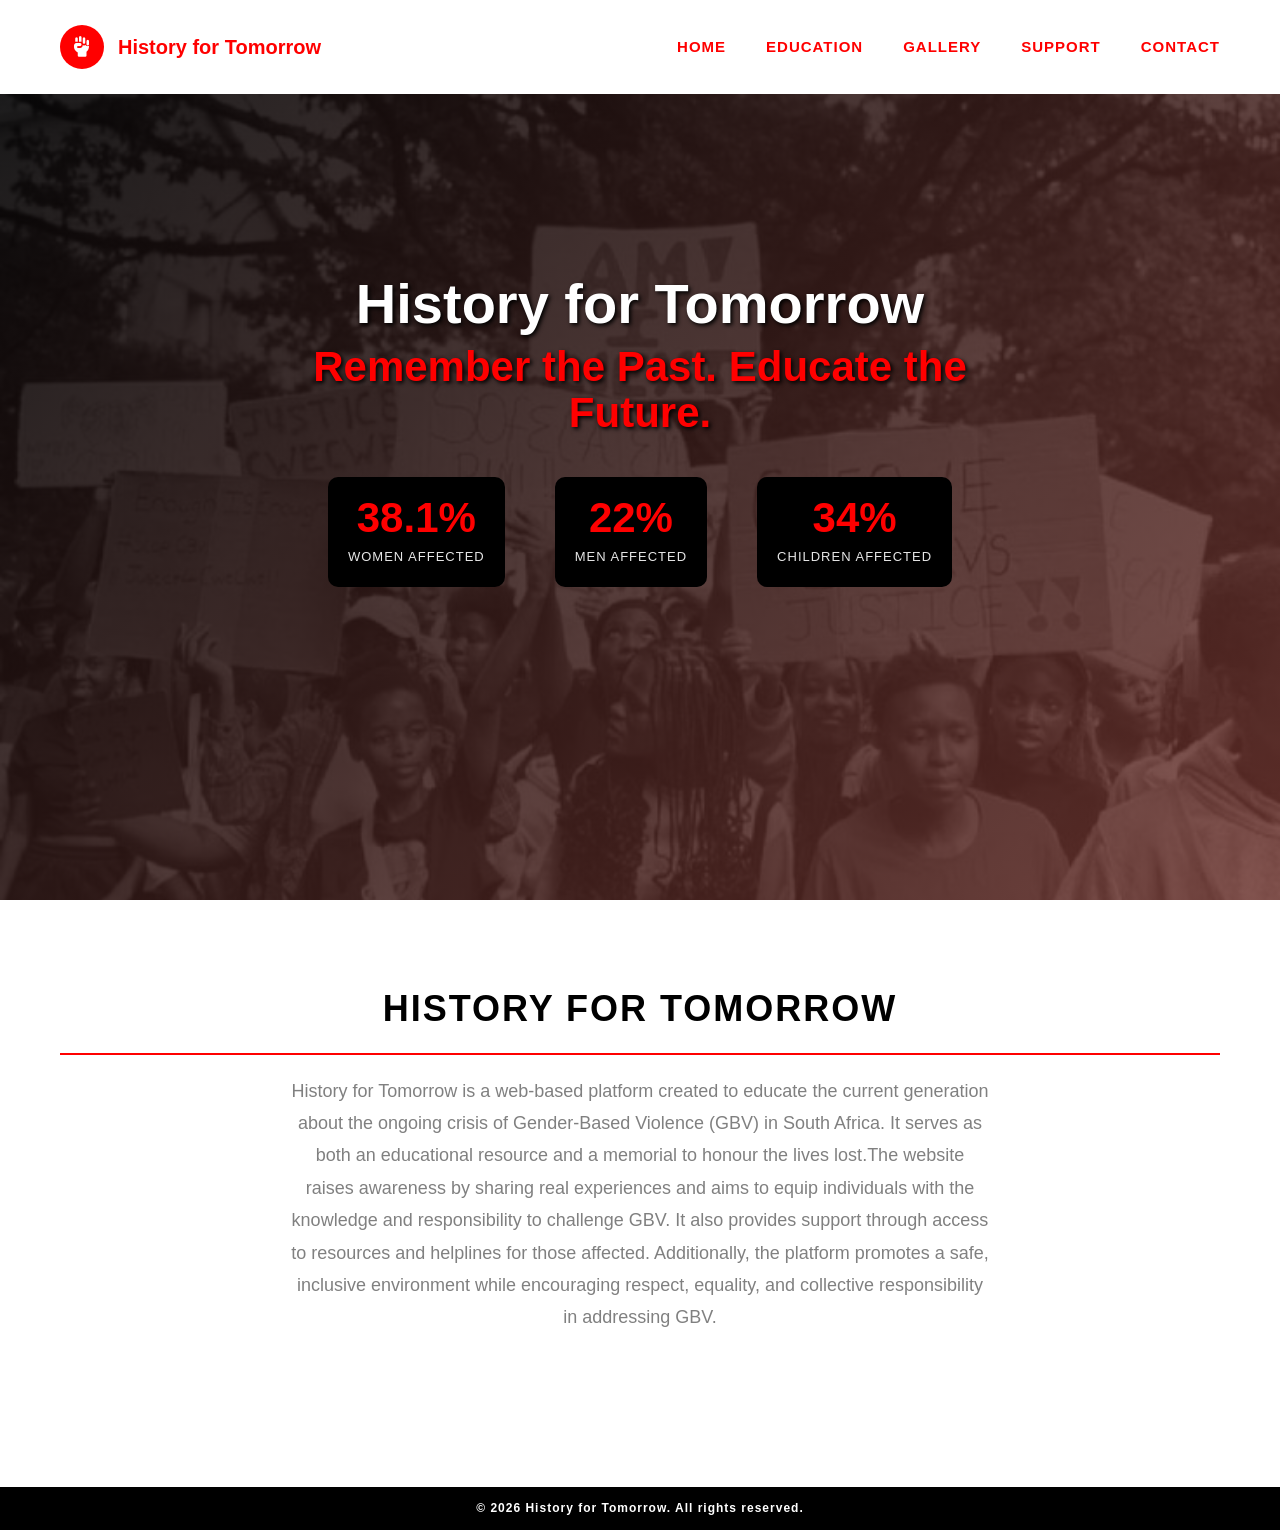
<file: web assignment/index.html>
<!DOCTYPE html>
<html lang="en">
<head>
    <meta charset="UTF-8">
    <meta name="viewport" content="width=device-width, initial-scale=1.0">
    <title>History for Tomorrow</title>

    <link href="https://fonts.googleapis.com/css2?family=Montserrat:wght@400;700;800&family=Open+Sans:wght@400;600&display=swap" rel="stylesheet">
    <link rel="stylesheet" href="https://cdnjs.cloudflare.com/ajax/libs/font-awesome/6.4.0/css/all.min.css">
    <link rel="stylesheet" href="style.css">
</head>
<body>

    <!-- Navigation -->

    <nav id="navbar">
        <div class="logo">
            <div class="logo-icon">
                <i class="fas fa-fist-raised"></i>
            </div>
            <div class="logo-text">
               <span>History for Tomorrow</span>
            </div>
        </div>

        <ul class="nav-links">
            <li><a href="index.html">Home</a></li>
            <li><a href="education (3).html">Education</a></li>
            <li><a href="gallery.html">Gallery</a></li>
            <li><a href="support.html">SUPPORT</a></li>
            <li><a href="contact.html">Contact</a></li>
        </ul>
    </nav>
    

    <!-- Hero Section -->
    <section class="hero" id="home">
        <div class="hero-content">
            <h1>
                History for Tomorrow
                <span>Remember the Past. Educate the Future.</span>
            </h1>
           
            <div class="hero-stats">
                <div class="stat-item">
                    <span class="stat-number">38.1%</span>
                    <div class="stat-label">Women Affected</div>
                </div>

                <div class="stat-item">
                    <span class="stat-number">22%</span>
                    <div class="stat-label">Men Affected</div>
                </div>

                <div class="stat-item">
                    <span class="stat-number">34%</span>
                    <div class="stat-label">Children Affected</div>
                </div>
            </div>
        </div>
    </section>

    <!-- About Section -->
    <section class="about-preview" id="about">
        <h2>History For Tomorrow</h2>
        <p>
            History for Tomorrow is a web-based platform created to educate the current generation about the ongoing crisis of Gender-Based Violence (GBV) in South Africa.
             It serves as both an educational resource and a memorial to honour the lives lost.The website raises awareness by sharing real experiences and
              aims to equip individuals with the knowledge and responsibility to challenge GBV. It also provides support through access to resources and helplines for those affected.
              Additionally, the platform promotes a safe, inclusive environment while encouraging respect, equality, and collective responsibility in addressing GBV.
        </p>
    </section>

    <!-- FOOTER -->
<footer>
    <div class="bottom-bar">
        <p> &copy; 2026 History for Tomorrow. All rights reserved.</p>
    </div>
</footer>
</body>
</html>
</file>
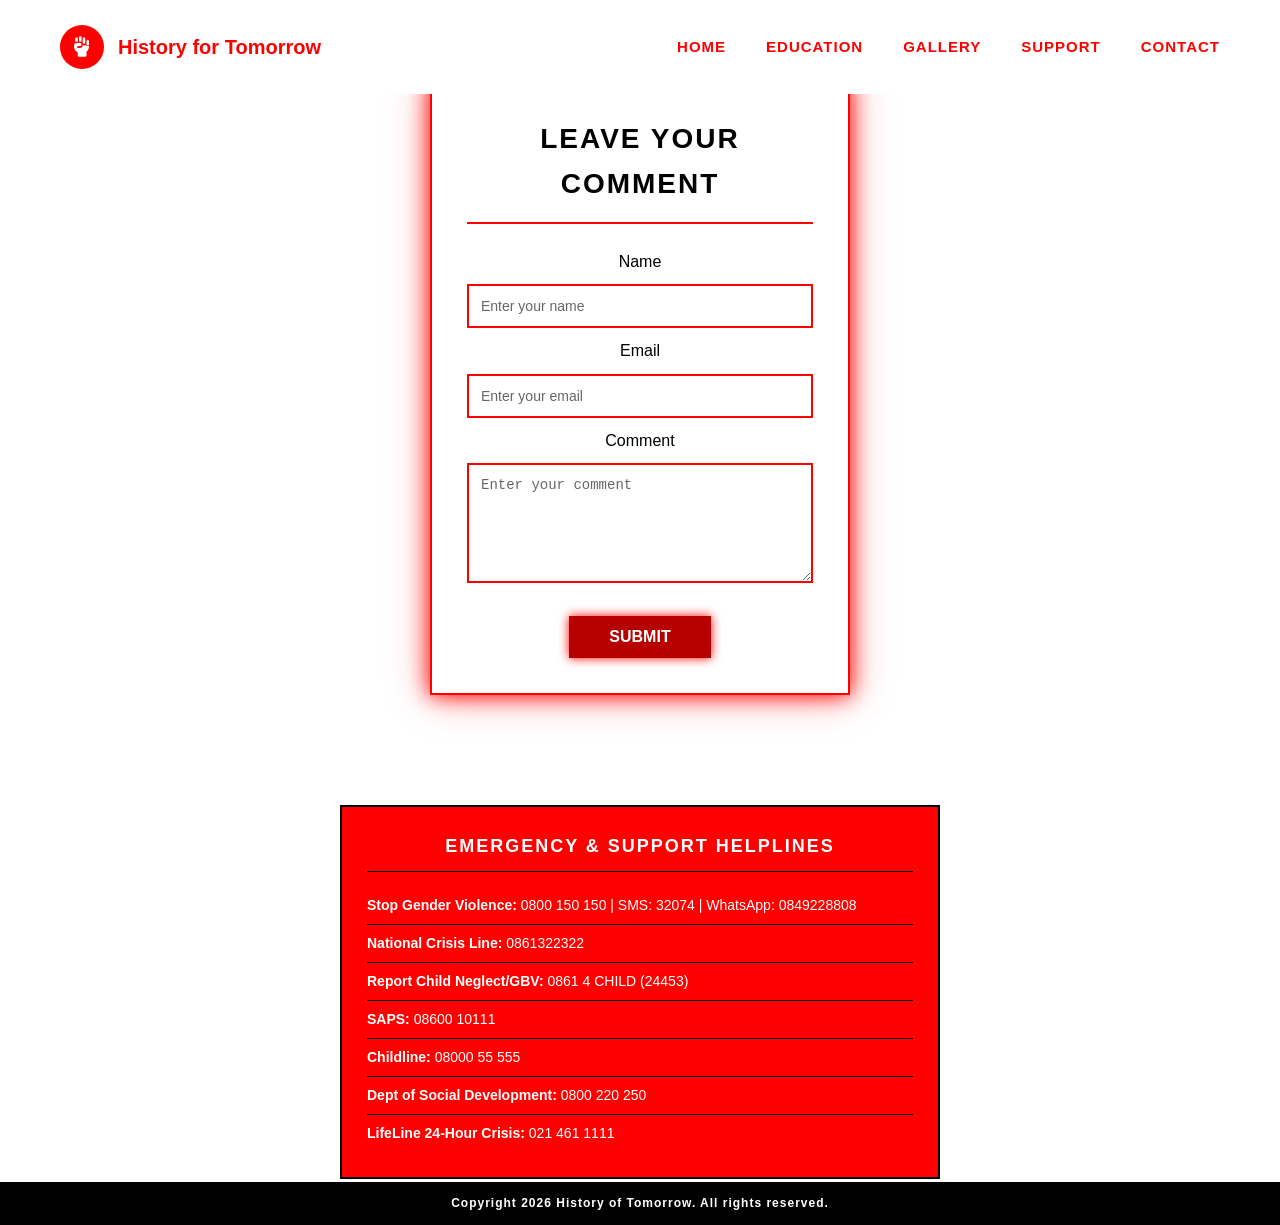
<file: web assignment/contact.html>
<!DOCTYPE html>
<html lang="en">
<head>
   <meta charset="UTF-8">
   <meta name="viewport" content="width=device-width, initial-scale=1.0">
   <title>Contacts</title>
 <link rel="stylesheet" href="style.css">

</head>
<body>
     <!-- Navigation -->
    <nav id="navbar">
        <div class="logo">
            <div class="logo-icon">
                <i class="fas fa-fist-raised"></i>
            </div>
            <div class="logo-text">
               <span>History for Tomorrow</span>
            </div>
        </div>

        <ul class="nav-links">
            <li><a href="index.html">Home</a></li>
            <li><a href="education (3).html">Education</a></li>
            <li><a href="gallery.html">Gallery</a></li>
            <li><a href="support.html">SUPPORT</a></li>
            <li><a href="contact.html">Contact</a></li>
        </ul>
    </nav>

   
    <link rel="stylesheet" href="https://cdnjs.cloudflare.com/ajax/libs/font-awesome/6.5.0/css/all.min.css"> 
   <div class="main-content">
       <div class="container">
           <h2>Leave your comment</h2>
           <form>

    <label>Name</label>
    <input type="text" placeholder="Enter your name">

    <label>Email</label>
    <input type="email" placeholder="Enter your email">

    <label>Comment</label>
    <textarea placeholder="Enter your comment"></textarea>

    <button type="submit">Submit</button>

</form>
       </div>
   </div> 

   <!-- Crisis Helplines Section -->
           <div class="helplines">
               <h4>Emergency & Support Helplines</h4>
               <ul>
                   <li><strong>Stop Gender Violence:</strong> 0800 150 150 | SMS: 32074 | WhatsApp: 0849228808</li>
                   <li><strong>National Crisis Line:</strong> 0861322322</li>
                   <li><strong>Report Child Neglect/GBV:</strong> 0861 4 CHILD (24453)</li>
                   <li><strong>SAPS:</strong> 08600 10111</li>
                   <li><strong>Childline:</strong> 08000 55 555</li>
                   <li><strong>Dept of Social Development:</strong> 0800 220 250</li>
                   <li><strong>LifeLine 24-Hour Crisis:</strong> 021 461 1111</li>
               </ul>
           </div>
    
   </footer>

       <div class="bottom-bar">
           <p>Copyright 2026 History of Tomorrow. All rights reserved.</p>
       </div>
   </footer>
</body>





</html>
</file>
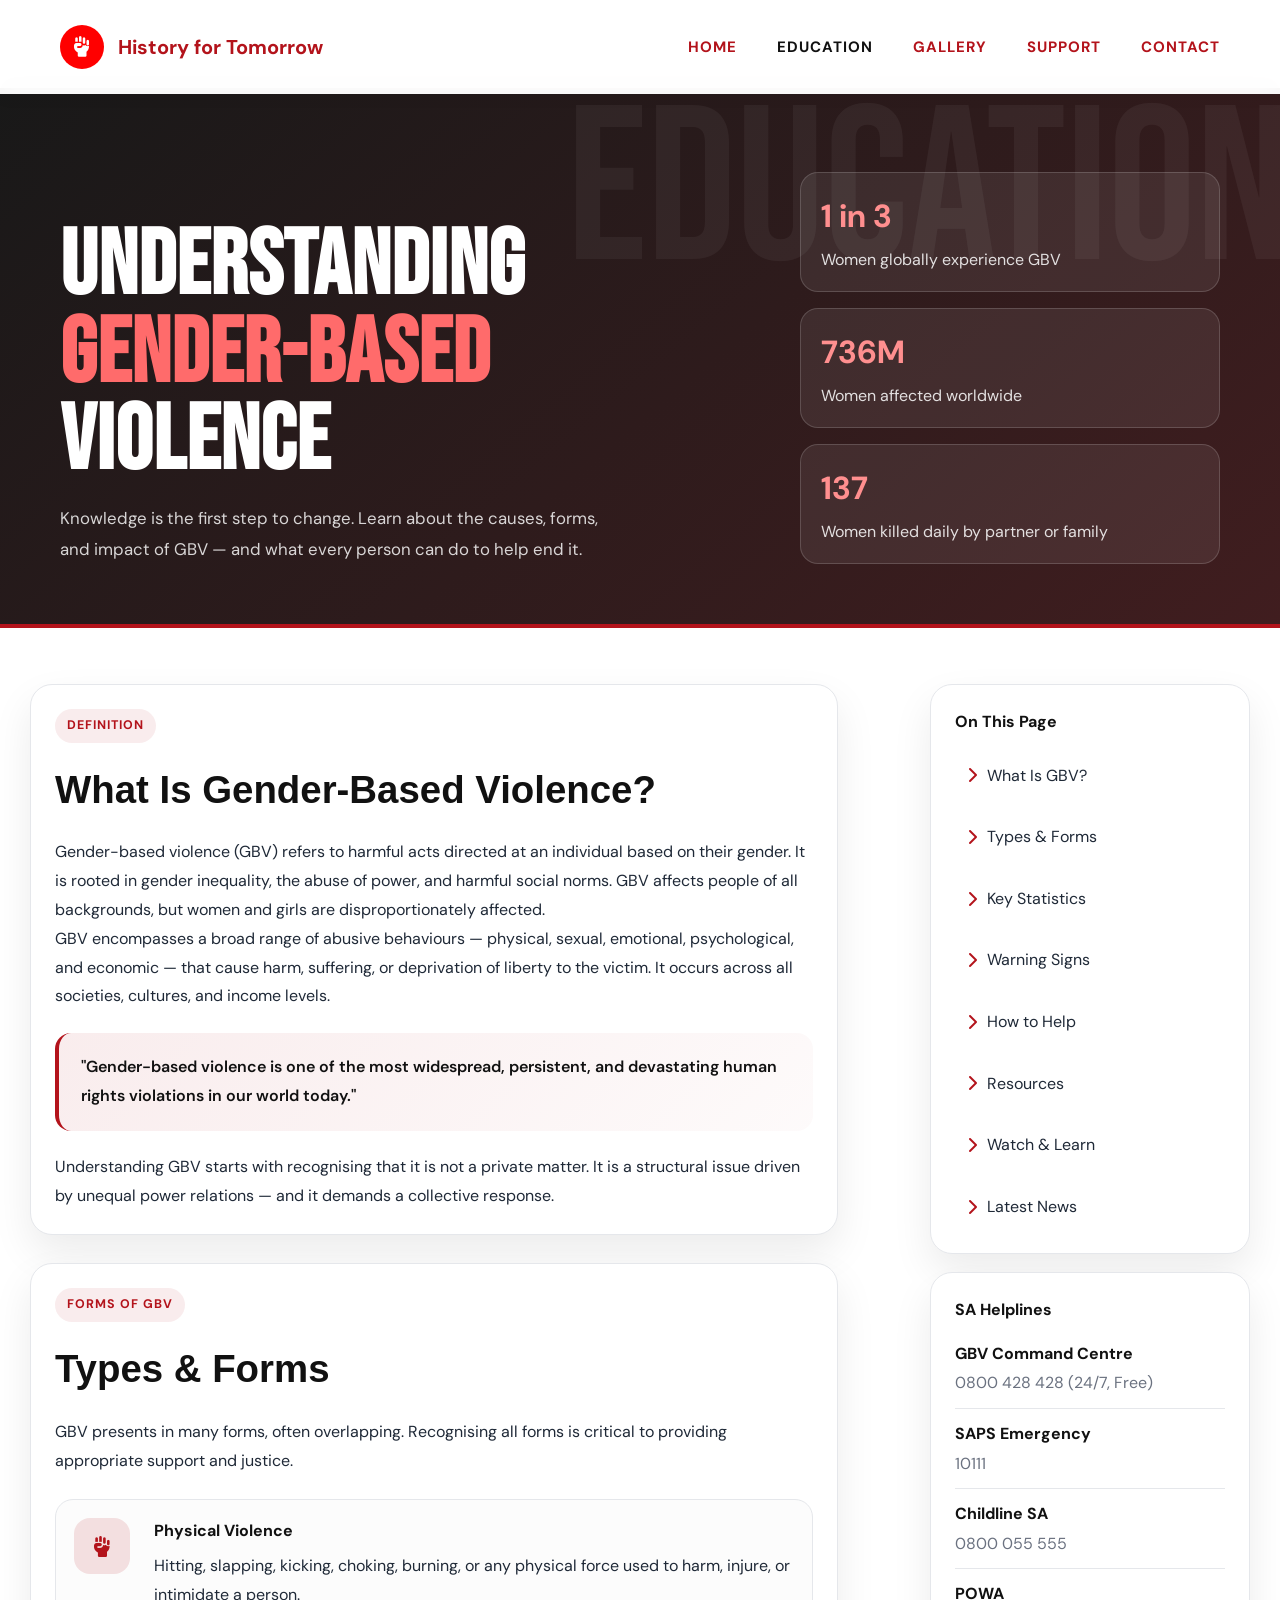
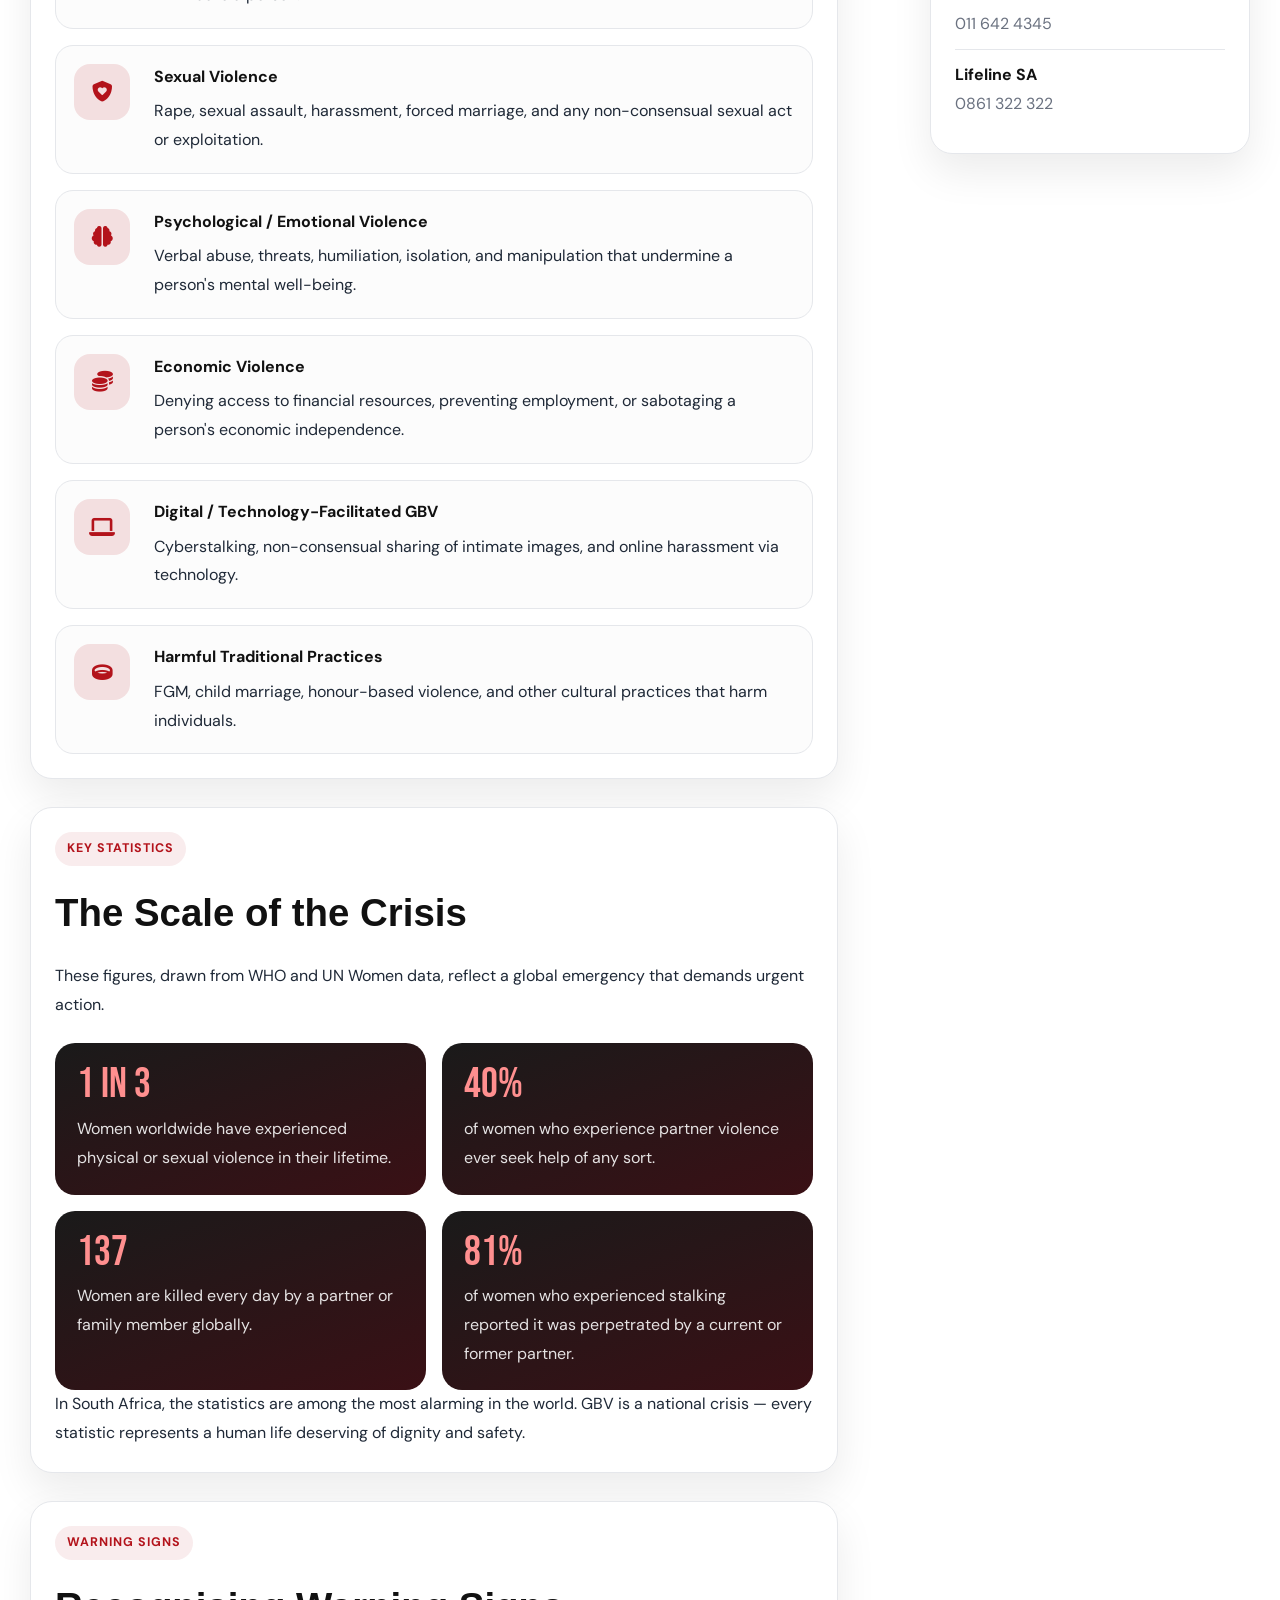
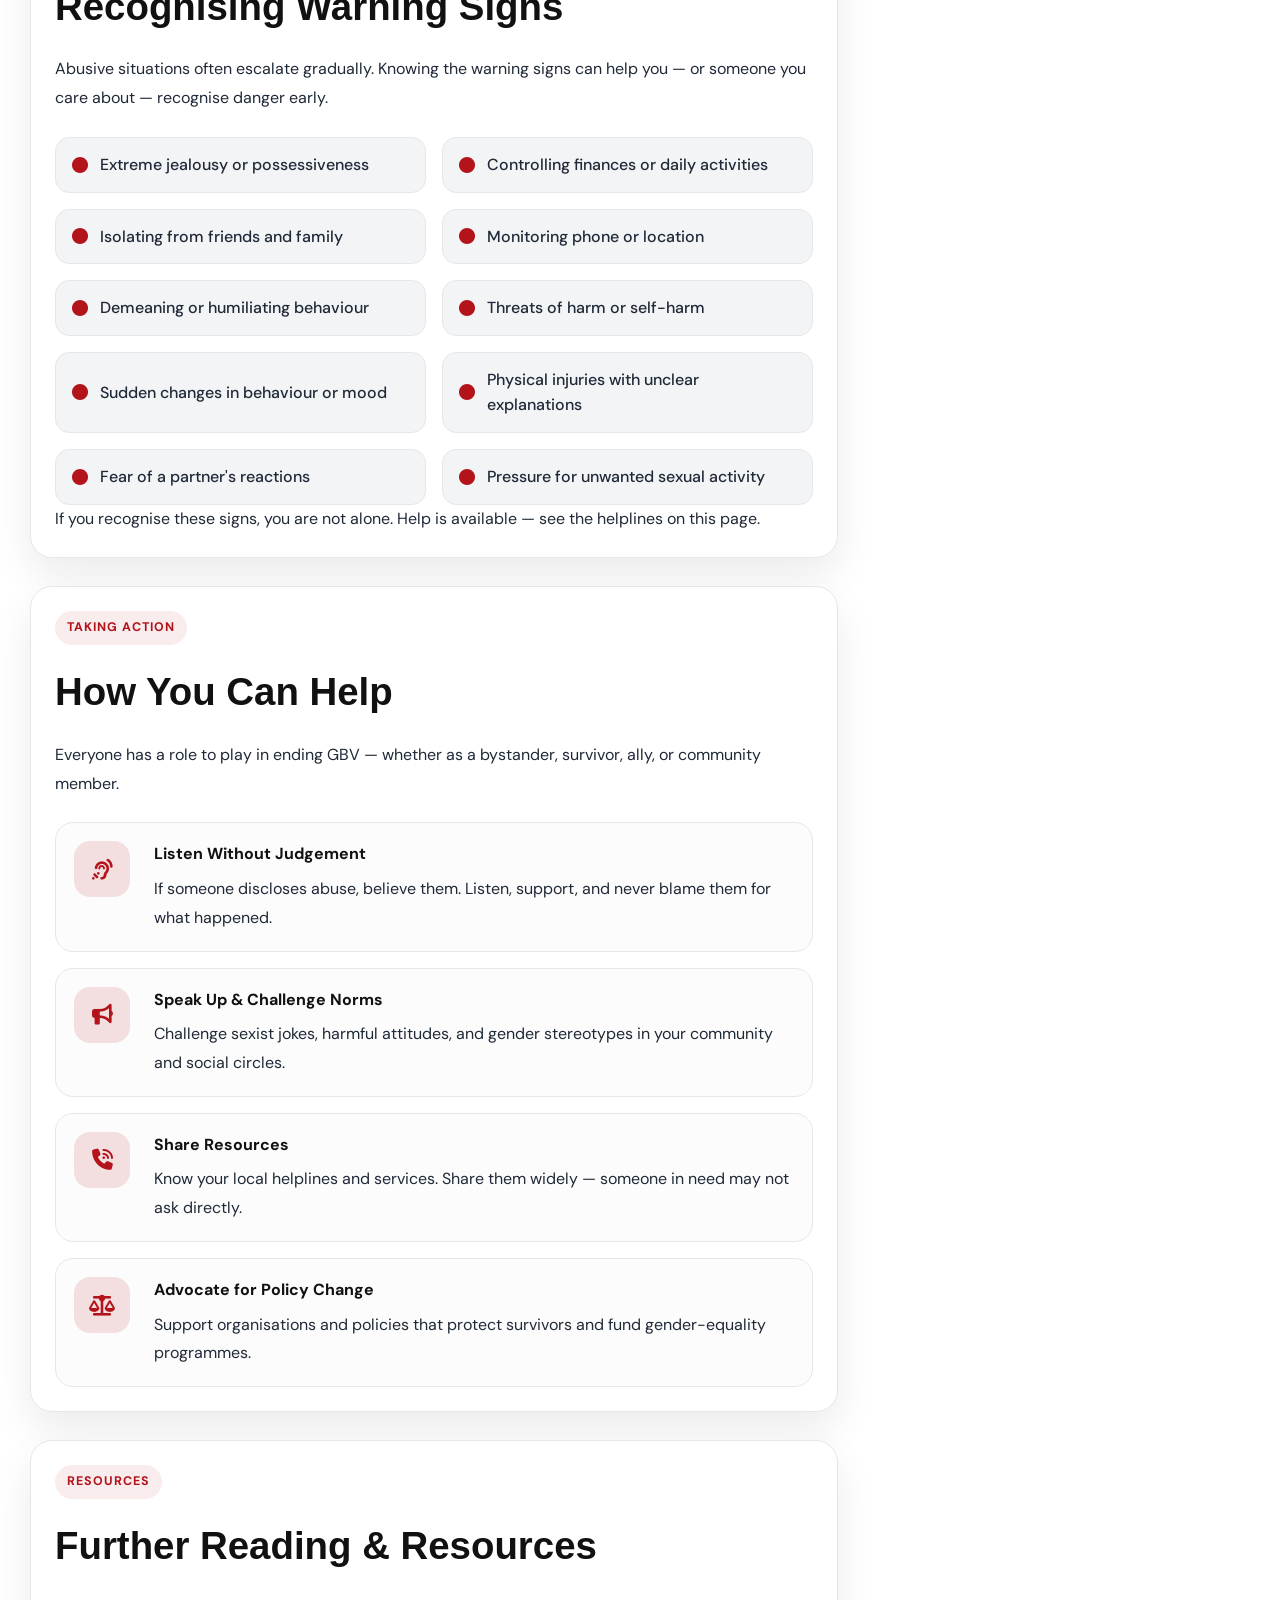
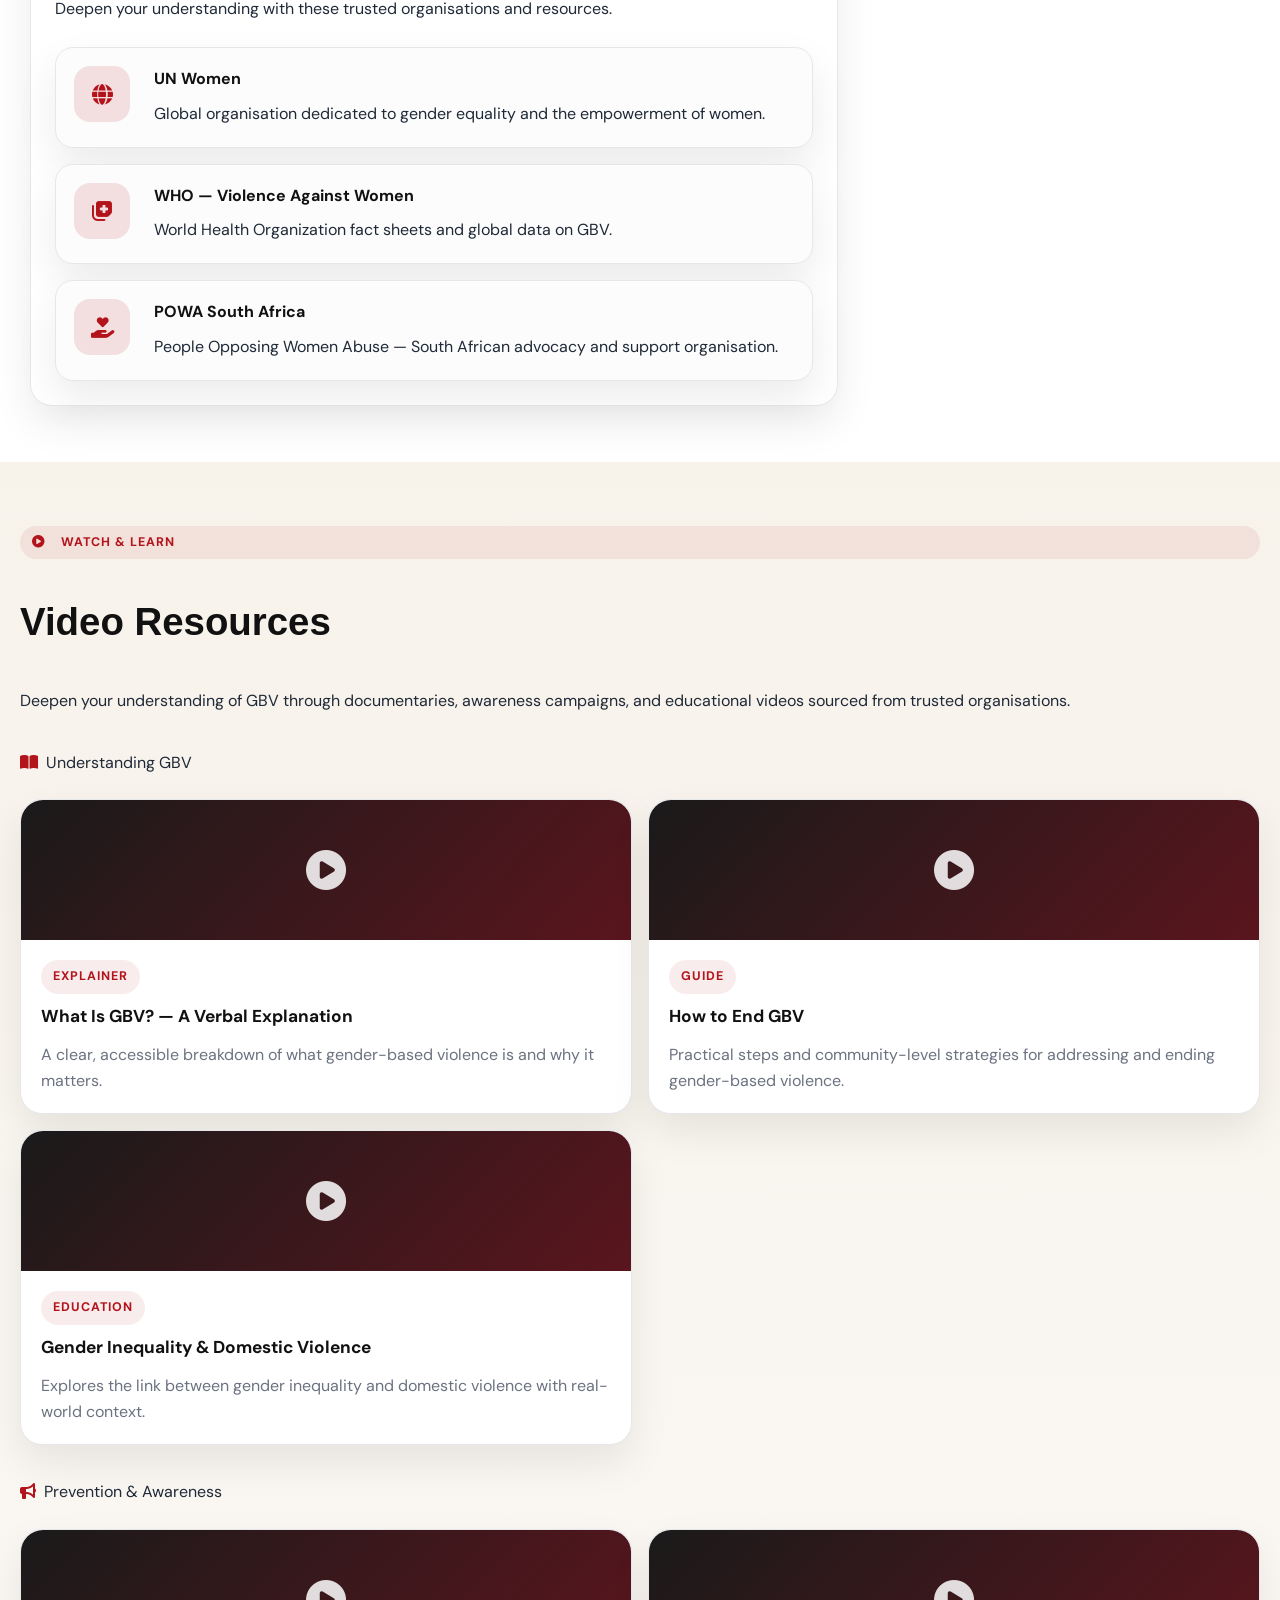
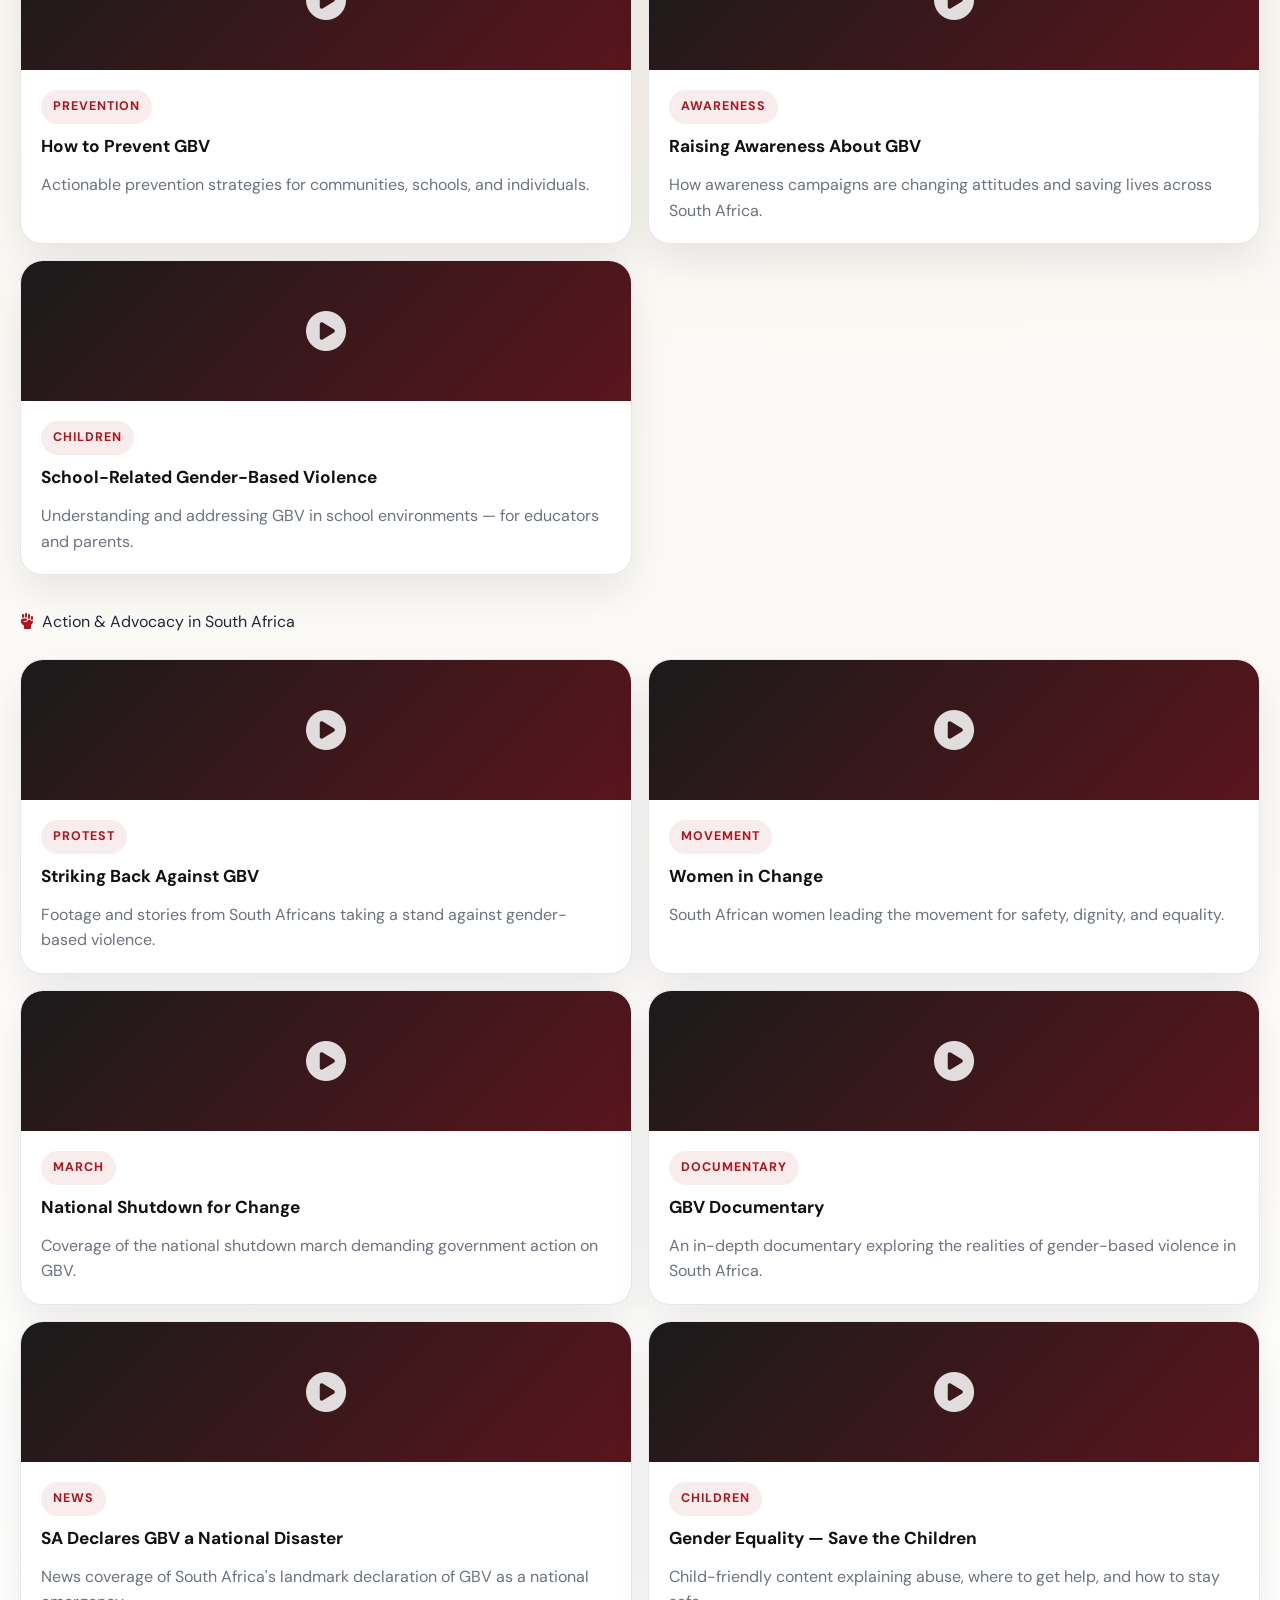
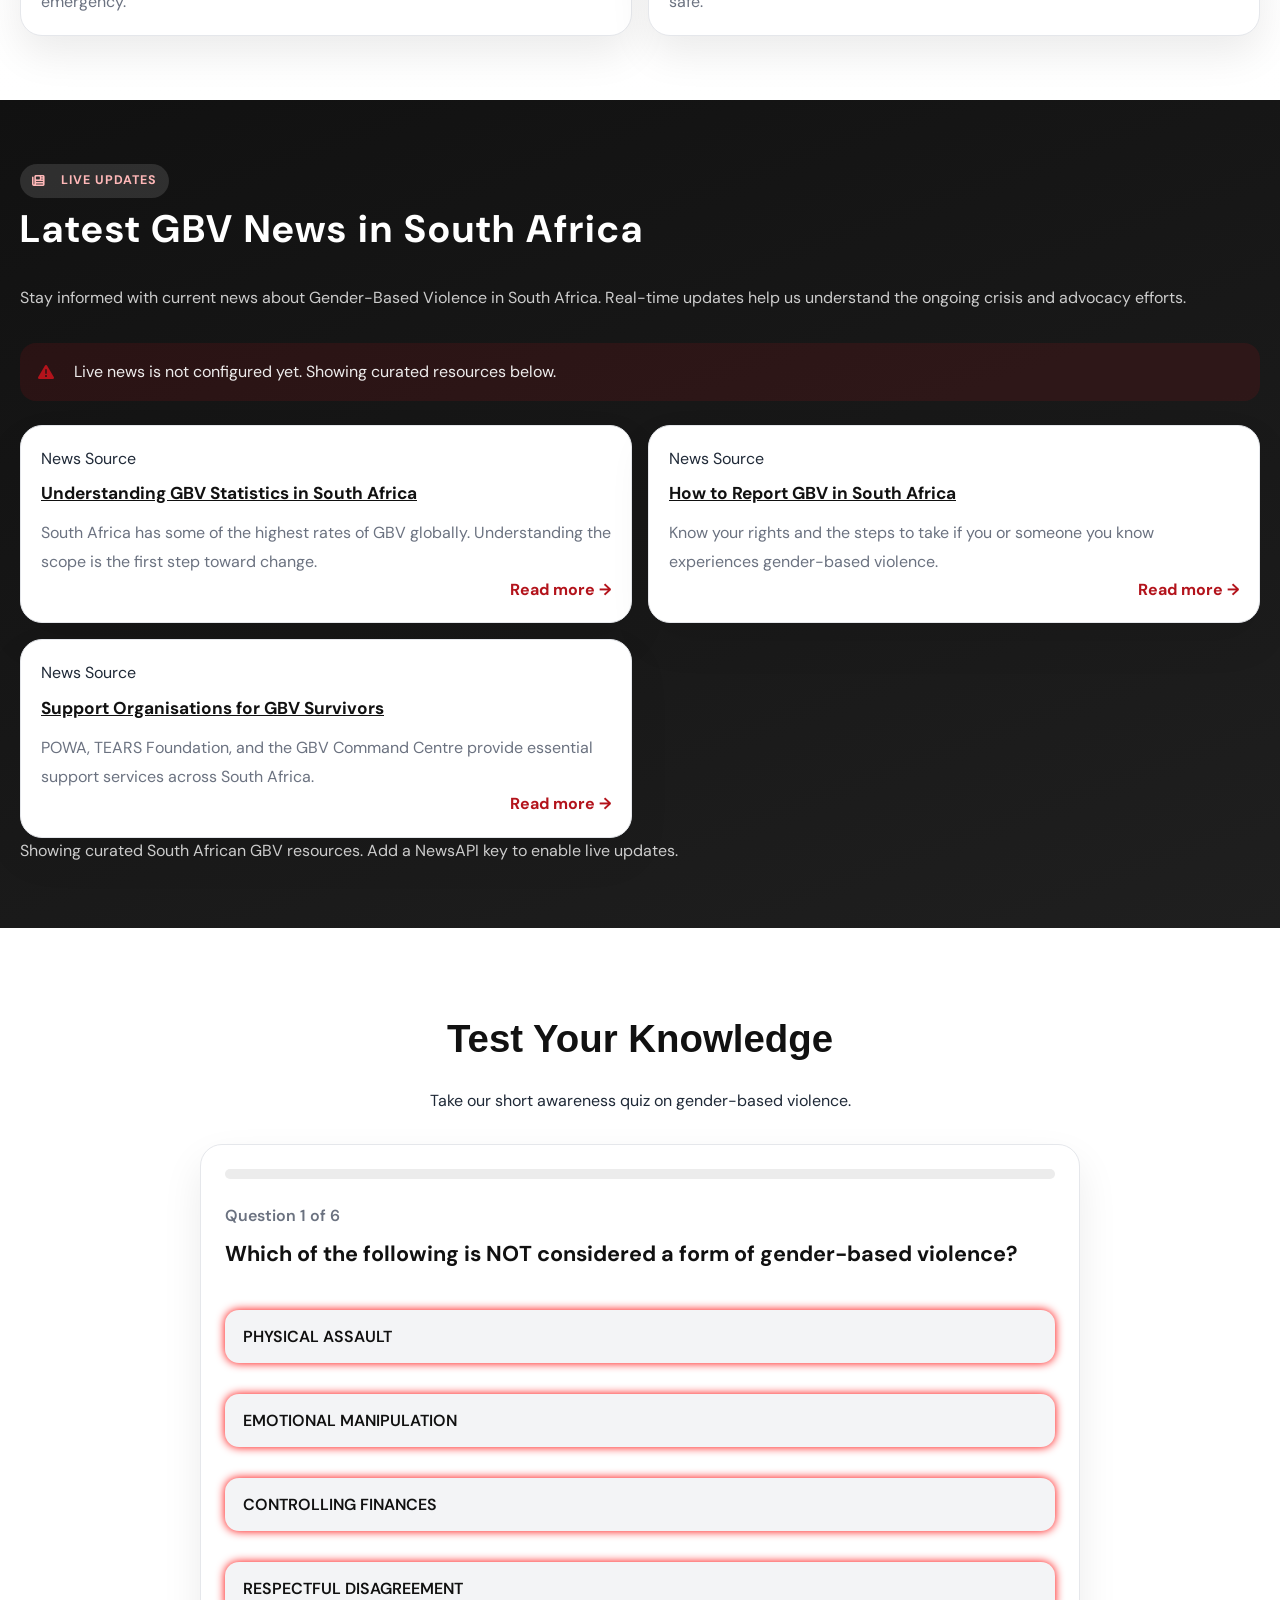
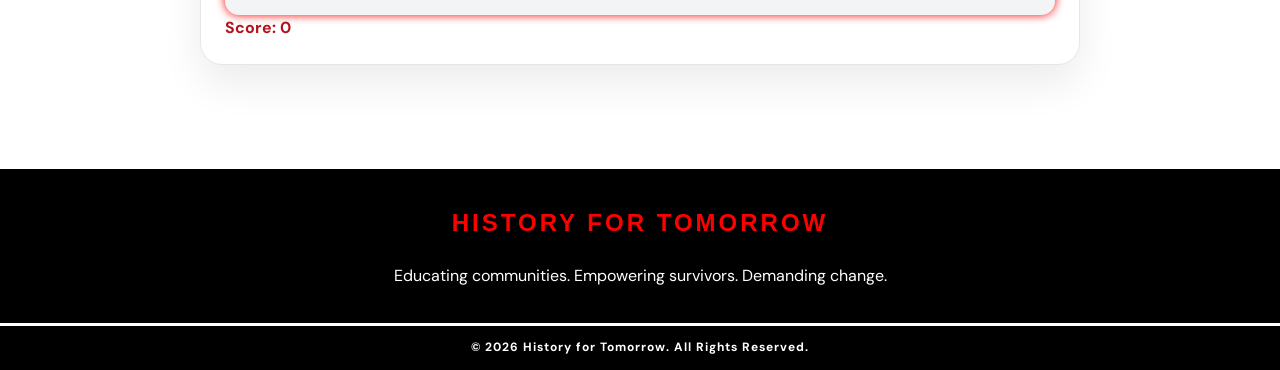
<file: web assignment/education (3).html>
<!DOCTYPE html>
<html lang="en">
<head>
    <meta charset="UTF-8">
    <meta name="viewport" content="width=device-width, initial-scale=1.0">
    <title>Education — History for Tomorrow</title>
    <link rel="stylesheet" href="https://cdnjs.cloudflare.com/ajax/libs/font-awesome/6.5.0/css/all.min.css">
    <link href="https://fonts.googleapis.com/css2?family=Bebas+Neue&family=DM+Sans:wght@300;400;500;600;700&display=swap" rel="stylesheet">
    <link rel="stylesheet" href="style.css">
    <style>
        :root { --red:#b3131b; --red-dark:#7e0e14; --black:#111; --white:#fff; --soft:#f3f4f6; --cream:#f7f2ea; --line:#e5e7eb; --text:#1f2937; --muted:#6b7280; --display:"Bebas Neue",sans-serif; --body:"DM Sans",sans-serif; --shadow:0 18px 40px rgba(17,17,17,.08); }
        body { margin:0; color:var(--text); background:#fff; font-family:var(--body); }
        .reading-bar { position:fixed; top:0; left:0; width:0; height:4px; background:linear-gradient(90deg,var(--red),#ef4444); z-index:2000; transition:width .15s linear; }
        #navbar { background:rgba(255,255,255,.96); box-shadow:0 2px 16px rgba(17,17,17,.06); backdrop-filter:blur(12px); }
        #navbar .logo-text { color:var(--black); }
        #navbar .logo-text span { color:var(--red); }
        #navbar .nav-links a { color:var(--red); }
        #navbar .nav-links a[aria-current="page"] { color:var(--black); }
        .edu-hero { margin-top:88px; padding:84px 60px 60px; display:grid; grid-template-columns:minmax(0,1.2fr) minmax(280px,420px); gap:40px; align-items:end; color:var(--white); background:linear-gradient(140deg,rgba(17,17,17,.97),rgba(48,10,12,.92)); position:relative; overflow:hidden; }
        .edu-hero::before { content:"EDUCATION"; position:absolute; right:-10px; top:6px; font-family:var(--display); font-size:clamp(110px,18vw,220px); line-height:.9; color:rgba(255,255,255,.05); pointer-events:none; }
        .edu-hero-text,.hero-stat-block { position:relative; z-index:1; }
        .edu-hero h1 { margin:0 0 18px; font-family:var(--display); font-size:clamp(52px,8vw,92px); line-height:.95; letter-spacing:1px; }
        .edu-hero h1 span { color:#ff6b6b; }
        .edu-hero p { margin:0; max-width:560px; color:rgba(255,255,255,.82); line-height:1.8; }
        .hero-stat-block { display:grid; gap:16px; }
        .hero-stat { padding:18px 20px; border:1px solid rgba(255,255,255,.16); border-radius:18px; background:rgba(255,255,255,.08); }
        .hero-stat .num { display:block; margin-bottom:6px; font-size:2rem; font-weight:700; color:#ff8f8f; }
        .hero-stat .lbl { display:block; color:rgba(255,255,255,.85); line-height:1.55; }
        .edu-body { max-width:1260px; margin:0 auto; padding:56px 20px; display:grid; grid-template-columns:minmax(0,1fr) 320px; gap:32px; align-items:start; }
        .edu-content { display:grid; gap:28px; }
        .section-block,.toc-card,.helpline-card,.quiz-box,.watch-card,.news-card,.resource-card { border:1px solid var(--line); border-radius:22px; background:#fff; box-shadow:var(--shadow); }
        .section-block,.toc-card,.helpline-card,.quiz-box { padding:24px; }
        .section-block { scroll-margin-top:110px; }
        .section-tag,.section-tag-dark,.watch-card-tag { display:inline-flex; align-items:center; gap:8px; padding:7px 12px; border-radius:999px; font-size:.78rem; font-weight:700; text-transform:uppercase; letter-spacing:1px; }
        .section-tag,.watch-card-tag { background:rgba(179,19,27,.08); color:var(--red); }
        .section-tag-dark { background:rgba(255,255,255,.12); color:#ffb8b8; }
        .section-block h2,.watch-section h2,.quiz-section h2,.news-section h2 { margin:16px 0 18px; padding:0; border:0; color:var(--black); font-size:clamp(1.9rem,3vw,2.4rem); text-transform:none; letter-spacing:0; }
        .section-block p,.watch-section p,.news-section p,.quiz-section p { line-height:1.8; }
        .pull-quote { margin:22px 0; padding:20px 22px; border-left:4px solid var(--red); border-radius:16px; background:linear-gradient(135deg,rgba(179,19,27,.08),rgba(179,19,27,.02)); }
        .pull-quote p { margin:0; font-weight:600; color:var(--black); }
        .type-list,.toc-card ul,.resource-cards,.fact-grid,.warning-grid,.watch-grid,.news-grid,.quiz-options { list-style:none; padding:0; margin:24px 0 0; display:grid; gap:16px; }
        .type-list li,.resource-card { display:grid; grid-template-columns:64px minmax(0,1fr); gap:16px; align-items:start; padding:18px; border:1px solid var(--line); border-radius:18px; background:#fcfcfc; }
        .type-icon,.rc-icon { width:56px; height:56px; display:grid; place-items:center; border-radius:16px; background:rgba(179,19,27,.12); color:var(--red); font-size:1.3rem; }
        .type-list h4,.resource-card h4 { margin:0 0 8px; color:var(--black); }
        .type-list p,.resource-card p { margin:0; }
        .fact-grid,.warning-grid,.watch-grid,.news-grid { grid-template-columns:repeat(2,minmax(0,1fr)); }
        .fact-card { padding:22px; border-radius:20px; background:linear-gradient(160deg,#1a1a1a,#3a1015); color:#fff; }
        .fact-num { display:block; margin-bottom:10px; font-family:var(--display); font-size:2.6rem; line-height:.95; color:#ff8f8f; }
        .fact-card p { color:rgba(255,255,255,.88); }
        .warning-item { display:flex; align-items:center; gap:12px; padding:14px 16px; border-radius:14px; background:var(--soft); border:1px solid var(--line); font-weight:500; }
        .warning-item i,.toc-card i { color:var(--red); }
        .edu-sidebar { position:sticky; top:108px; display:grid; gap:18px; }
        .toc-card h4,.helpline-card h4 { margin:0 0 18px; color:var(--black); }
        .toc-card ul { margin:0; }
        .toc-card a { display:flex; align-items:center; gap:10px; padding:10px 12px; border-radius:12px; color:var(--text); text-decoration:none; transition:background .2s ease,color .2s ease; }
        .toc-card a:hover { background:rgba(179,19,27,.08); color:var(--red); }
        .helpline-item { display:grid; gap:4px; padding:12px 0; border-top:1px solid var(--line); }
        .helpline-item:first-of-type { border-top:0; padding-top:0; }
        .helpline-item strong,.watch-card-title,.news-card-title a,.quiz-question,.quiz-result h3 { color:var(--black); }
        .helpline-item span,.watch-card-desc,.news-card-desc,.news-card-date,.quiz-result p { color:var(--muted); }
        .watch-section,.quiz-section { padding:64px 20px; }
        .watch-section { background:linear-gradient(180deg,var(--cream),#fff); }
        .watch-section-inner,.news-section-inner,.quiz-box { max-width:1260px; margin:0 auto; }
        .watch-section-header,.news-section-header { display:grid; gap:16px; margin-bottom:30px; }
        .watch-category { margin-top:34px; }
        .watch-card,.resource-card,.news-card { text-decoration:none; color:inherit; transition:transform .2s ease, box-shadow .2s ease, border-color .2s ease; }
        .watch-card:hover,.resource-card:hover,.news-card:hover { transform:translateY(-4px); }
        .watch-card-thumb { min-height:140px; display:grid; place-items:center; background:linear-gradient(135deg,#1a1a1a,#5a151d); color:rgba(255,255,255,.85); font-size:2.5rem; border-radius:22px 22px 0 0; }
        .watch-card-body,.news-card { padding:20px; }
        .watch-card-title,.news-card-title { margin:10px 0 12px; font-size:1.08rem; font-weight:700; line-height:1.5; }
        .news-section { padding:64px 20px; background:linear-gradient(160deg,#111,#1f1f1f); }
        .news-section-header h2,.news-section-header p,.news-attribution { color:#fff; }
        .news-section-header p,.news-attribution { color:rgba(255,255,255,.78); }
        .news-loading,.news-error { display:none; align-items:center; gap:12px; padding:16px 18px; border-radius:16px; margin-bottom:18px; }
        .news-loading { display:flex; background:rgba(255,255,255,.08); color:rgba(255,255,255,.88); }
        .news-error { background:rgba(179,19,27,.14); color:rgba(255,255,255,.92); }
        .news-spinner { width:18px; height:18px; border-radius:50%; border:2px solid rgba(255,255,255,.25); border-top-color:#fff; animation:spin .8s linear infinite; }
        .news-card-footer,.quiz-nav { display:flex; justify-content:space-between; gap:16px; align-items:center; flex-wrap:wrap; }
        .news-read-more,.quiz-score-display { color:var(--red); font-weight:700; text-decoration:none; }
        .quiz-section { background:#fff; text-align:center; }
        .quiz-box { margin-top:28px; max-width:880px; text-align:left; }
        .quiz-progress-bar { height:10px; margin-bottom:24px; border-radius:999px; background:#ececec; overflow:hidden; }
        .quiz-progress-fill { height:100%; background:linear-gradient(90deg,var(--red),#ef4444); transition:width .3s ease; }
        .quiz-q-count { margin-bottom:10px; color:var(--muted); font-weight:600; }
        .quiz-question { font-size:1.35rem; font-weight:700; line-height:1.5; }
        .quiz-opt,.quiz-next,.quiz-restart { appearance:none; border:0; border-radius:14px; cursor:pointer; font-family:inherit; }
        .quiz-opt { padding:16px 18px; background:var(--soft); color:var(--black); text-align:left; font-size:1rem; font-weight:600; }
        .quiz-opt.correct { background:#daf4df; color:#166534; }
        .quiz-opt.wrong { background:#fde2e2; color:#991b1b; }
        .quiz-feedback { display:none; margin-top:18px; padding:16px 18px; border-radius:14px; line-height:1.7; }
        .quiz-feedback.correct { background:#ecfdf3; color:#166534; }
        .quiz-feedback.wrong { background:#fef2f2; color:#991b1b; }
        .quiz-next,.quiz-restart { padding:14px 20px; background:linear-gradient(135deg,var(--red),var(--red-dark)); color:#fff; font-weight:700; }
        .quiz-result { display:none; text-align:center; padding:12px 0 6px; }
        .result-num { font-family:var(--display); font-size:4rem; line-height:1; color:var(--red); }
        @keyframes spin { to { transform:rotate(360deg); } }
        @media (max-width:1080px) { .edu-body { grid-template-columns:1fr; } .edu-sidebar { position:static; grid-template-columns:1fr 1fr; } .watch-grid,.news-grid { grid-template-columns:1fr 1fr; } }
        @media (max-width:900px) { .edu-hero { grid-template-columns:1fr; padding:72px 20px 44px; } .fact-grid,.warning-grid,.watch-grid,.news-grid { grid-template-columns:1fr; } }
        @media (max-width:700px) { .edu-body,.watch-section,.news-section,.quiz-section { padding-left:14px; padding-right:14px; } .section-block,.toc-card,.helpline-card,.quiz-box { padding:22px; } .type-list li,.resource-card { grid-template-columns:1fr; } .edu-sidebar { grid-template-columns:1fr; } .quiz-next { width:100%; } }
    </style>
</head>
<body>
    <div id="readingBar" class="reading-bar" aria-hidden="true"></div>

 <!-- Navigation -->

    <nav id="navbar">
        <div class="logo">
            <div class="logo-icon">
                <i class="fas fa-fist-raised"></i>
            </div>
            <div class="logo-text">
               <span>History for Tomorrow</span>
            </div>
        </div>

        <ul class="nav-links">
            <li><a href="index.html">Home</a></li>
            <li><a href="education (3).html" aria-current="page">Education</a></li>
            <li><a href="gallery.html">Gallery</a></li>
            <li><a href="support.html">SUPPORT</a></li>
            <li><a href="contact.html">Contact</a></li>
        </ul>
    </nav>
    

<!-- HERO -->
<section class="edu-hero">
    <div class="edu-hero-text">

        <h1>Understanding<br><span>Gender-Based</span><br>Violence</h1>
        <p>Knowledge is the first step to change. Learn about the causes, forms, and impact of GBV — and what every person can do to help end it.</p>
    </div>
    <div class="hero-stat-block">
        <div class="hero-stat"><span class="num">1 in 3</span><span class="lbl">Women globally experience GBV</span></div>
        <div class="hero-stat"><span class="num">736M</span><span class="lbl">Women affected worldwide</span></div>
        <div class="hero-stat"><span class="num">137</span><span class="lbl">Women killed daily by partner or family</span></div>
    </div>
</section>

<!-- MAIN TWO-COL BODY -->
<div class="edu-body">

    <main class="edu-content">

        <section class="section-block" id="what">
            <div class="section-tag">Definition</div>
            <h2>What Is Gender-Based Violence?</h2>
            <p>Gender-based violence (GBV) refers to harmful acts directed at an individual based on their gender. It is rooted in gender inequality, the abuse of power, and harmful social norms. GBV affects people of all backgrounds, but women and girls are disproportionately affected.</p>
            <p>GBV encompasses a broad range of abusive behaviours — physical, sexual, emotional, psychological, and economic — that cause harm, suffering, or deprivation of liberty to the victim. It occurs across all societies, cultures, and income levels.</p>
            <div class="pull-quote">
                <p>"Gender-based violence is one of the most widespread, persistent, and devastating human rights violations in our world today."</p>
            </div>
            <p>Understanding GBV starts with recognising that it is not a private matter. It is a structural issue driven by unequal power relations — and it demands a collective response.</p>
        </section>

        <section class="section-block" id="forms">
            <div class="section-tag">Forms of GBV</div>
            <h2>Types & Forms</h2>
            <p>GBV presents in many forms, often overlapping. Recognising all forms is critical to providing appropriate support and justice.</p>
            <ul class="type-list">
                <li><div class="type-icon"><i class="fas fa-hand-fist"></i></div><div><h4>Physical Violence</h4><p>Hitting, slapping, kicking, choking, burning, or any physical force used to harm, injure, or intimidate a person.</p></div></li>
                <li><div class="type-icon"><i class="fas fa-shield-heart"></i></div><div><h4>Sexual Violence</h4><p>Rape, sexual assault, harassment, forced marriage, and any non-consensual sexual act or exploitation.</p></div></li>
                <li><div class="type-icon"><i class="fas fa-brain"></i></div><div><h4>Psychological / Emotional Violence</h4><p>Verbal abuse, threats, humiliation, isolation, and manipulation that undermine a person's mental well-being.</p></div></li>
                <li><div class="type-icon"><i class="fas fa-coins"></i></div><div><h4>Economic Violence</h4><p>Denying access to financial resources, preventing employment, or sabotaging a person's economic independence.</p></div></li>
                <li><div class="type-icon"><i class="fas fa-laptop"></i></div><div><h4>Digital / Technology-Facilitated GBV</h4><p>Cyberstalking, non-consensual sharing of intimate images, and online harassment via technology.</p></div></li>
                <li><div class="type-icon"><i class="fas fa-ring"></i></div><div><h4>Harmful Traditional Practices</h4><p>FGM, child marriage, honour-based violence, and other cultural practices that harm individuals.</p></div></li>
            </ul>
        </section>

        <section class="section-block" id="stats">
            <div class="section-tag">Key Statistics</div>
            <h2>The Scale of the Crisis</h2>
            <p>These figures, drawn from WHO and UN Women data, reflect a global emergency that demands urgent action.</p>
            <div class="fact-grid">
                <div class="fact-card"><span class="fact-num">1 in 3</span><p>Women worldwide have experienced physical or sexual violence in their lifetime.</p></div>
                <div class="fact-card"><span class="fact-num">40%</span><p>of women who experience partner violence ever seek help of any sort.</p></div>
                <div class="fact-card"><span class="fact-num">137</span><p>Women are killed every day by a partner or family member globally.</p></div>
                <div class="fact-card"><span class="fact-num">81%</span><p>of women who experienced stalking reported it was perpetrated by a current or former partner.</p></div>
            </div>
            <p>In South Africa, the statistics are among the most alarming in the world. GBV is a national crisis — every statistic represents a human life deserving of dignity and safety.</p>
        </section>

        <section class="section-block" id="signs">
            <div class="section-tag">Warning Signs</div>
            <h2>Recognising Warning Signs</h2>
            <p>Abusive situations often escalate gradually. Knowing the warning signs can help you — or someone you care about — recognise danger early.</p>
            <div class="warning-grid">
                <div class="warning-item"><i class="fas fa-circle"></i> Extreme jealousy or possessiveness</div>
                <div class="warning-item"><i class="fas fa-circle"></i> Controlling finances or daily activities</div>
                <div class="warning-item"><i class="fas fa-circle"></i> Isolating from friends and family</div>
                <div class="warning-item"><i class="fas fa-circle"></i> Monitoring phone or location</div>
                <div class="warning-item"><i class="fas fa-circle"></i> Demeaning or humiliating behaviour</div>
                <div class="warning-item"><i class="fas fa-circle"></i> Threats of harm or self-harm</div>
                <div class="warning-item"><i class="fas fa-circle"></i> Sudden changes in behaviour or mood</div>
                <div class="warning-item"><i class="fas fa-circle"></i> Physical injuries with unclear explanations</div>
                <div class="warning-item"><i class="fas fa-circle"></i> Fear of a partner's reactions</div>
                <div class="warning-item"><i class="fas fa-circle"></i> Pressure for unwanted sexual activity</div>
            </div>
            <p>If you recognise these signs, you are not alone. Help is available — see the helplines on this page.</p>
        </section>

        <section class="section-block" id="help">
            <div class="section-tag">Taking Action</div>
            <h2>How You Can Help</h2>
            <p>Everyone has a role to play in ending GBV — whether as a bystander, survivor, ally, or community member.</p>
            <ul class="type-list">
                <li><div class="type-icon"><i class="fas fa-ear-listen"></i></div><div><h4>Listen Without Judgement</h4><p>If someone discloses abuse, believe them. Listen, support, and never blame them for what happened.</p></div></li>
                <li><div class="type-icon"><i class="fas fa-bullhorn"></i></div><div><h4>Speak Up & Challenge Norms</h4><p>Challenge sexist jokes, harmful attitudes, and gender stereotypes in your community and social circles.</p></div></li>
                <li><div class="type-icon"><i class="fas fa-phone-volume"></i></div><div><h4>Share Resources</h4><p>Know your local helplines and services. Share them widely — someone in need may not ask directly.</p></div></li>
                <li><div class="type-icon"><i class="fas fa-scale-balanced"></i></div><div><h4>Advocate for Policy Change</h4><p>Support organisations and policies that protect survivors and fund gender-equality programmes.</p></div></li>
            </ul>
        </section>

        <section class="section-block" id="resources">
            <div class="section-tag">Resources</div>
            <h2>Further Reading & Resources</h2>
            <p>Deepen your understanding with these trusted organisations and resources.</p>
            <div class="resource-cards">
                <a href="https://www.unwomen.org" target="_blank" rel="noopener" class="resource-card">
                    <div class="rc-icon"><i class="fas fa-globe"></i></div>
                    <div class="rc-text"><h4>UN Women</h4><p>Global organisation dedicated to gender equality and the empowerment of women.</p></div>
                </a>
                <a href="https://www.who.int/news-room/fact-sheets/detail/violence-against-women" target="_blank" rel="noopener" class="resource-card">
                    <div class="rc-icon"><i class="fas fa-notes-medical"></i></div>
                    <div class="rc-text"><h4>WHO — Violence Against Women</h4><p>World Health Organization fact sheets and global data on GBV.</p></div>
                </a>
                <a href="https://www.powa.co.za" target="_blank" rel="noopener" class="resource-card">
                    <div class="rc-icon"><i class="fas fa-hand-holding-heart"></i></div>
                    <div class="rc-text"><h4>POWA South Africa</h4><p>People Opposing Women Abuse — South African advocacy and support organisation.</p></div>
                </a>
            </div>
        </section>

    </main>

    <!-- SIDEBAR -->
    <aside class="edu-sidebar">
        <div class="toc-card">
            <h4>On This Page</h4>
            <ul>
                <li><a href="#what"><i class="fas fa-chevron-right"></i> What Is GBV?</a></li>
                <li><a href="#forms"><i class="fas fa-chevron-right"></i> Types & Forms</a></li>
                <li><a href="#stats"><i class="fas fa-chevron-right"></i> Key Statistics</a></li>
                <li><a href="#signs"><i class="fas fa-chevron-right"></i> Warning Signs</a></li>
                <li><a href="#help"><i class="fas fa-chevron-right"></i> How to Help</a></li>
                <li><a href="#resources"><i class="fas fa-chevron-right"></i> Resources</a></li>
                <li><a href="#watch"><i class="fas fa-chevron-right"></i> Watch & Learn</a></li>
                <li><a href="#gbv-news"><i class="fas fa-chevron-right"></i> Latest News</a></li>
            </ul>
        </div>
        <div class="helpline-card">
            <h4> SA Helplines</h4>
            <div class="helpline-item"><strong>GBV Command Centre</strong><span>0800 428 428 (24/7, Free)</span></div>
            <div class="helpline-item"><strong>SAPS Emergency</strong><span>10111</span></div>
            <div class="helpline-item"><strong>Childline SA</strong><span>0800 055 555</span></div>
            <div class="helpline-item"><strong>POWA</strong><span>011 642 4345</span></div>
            <div class="helpline-item"><strong>Lifeline SA</strong><span>0861 322 322</span></div>
        </div>
    </aside>

</div><!-- end .edu-body -->

<!-- ══ WATCH & LEARN ══════════════════════════════════════════════════ -->
<section class="watch-section" id="watch">
    <div class="watch-section-inner">

        <div class="watch-section-header">
            <div class="section-tag"><i class="fas fa-play-circle"></i>&nbsp; Watch & Learn</div>
            <h2>Video Resources</h2>
            <p>Deepen your understanding of GBV through documentaries, awareness campaigns, and educational videos sourced from trusted organisations.</p>
        </div>

        <!-- Understanding GBV -->
        <div class="watch-category">
            <div class="watch-category-label"><i class="fas fa-book-open" style="color:var(--red);margin-right:8px;"></i>Understanding GBV</div>
            <div class="watch-grid">
                <a class="watch-card" href="https://youtu.be/Uhg3cxnwNxc" target="_blank" rel="noopener noreferrer">
                    <div class="watch-card-thumb"><i class="fas fa-play-circle"></i></div>
                    <div class="watch-card-body">
                        <div class="watch-card-tag">Explainer</div>
                        <div class="watch-card-title">What Is GBV? — A Verbal Explanation</div>
                        <div class="watch-card-desc">A clear, accessible breakdown of what gender-based violence is and why it matters.</div>
                    </div>
                </a>
                <a class="watch-card" href="https://youtu.be/Ked1zGySa7Q" target="_blank" rel="noopener noreferrer">
                    <div class="watch-card-thumb"><i class="fas fa-play-circle"></i></div>
                    <div class="watch-card-body">
                        <div class="watch-card-tag">Guide</div>
                        <div class="watch-card-title">How to End GBV</div>
                        <div class="watch-card-desc">Practical steps and community-level strategies for addressing and ending gender-based violence.</div>
                    </div>
                </a>
                <a class="watch-card" href="https://youtu.be/UpgZ5PCuf8A" target="_blank" rel="noopener noreferrer">
                    <div class="watch-card-thumb"><i class="fas fa-play-circle"></i></div>
                    <div class="watch-card-body">
                        <div class="watch-card-tag">Education</div>
                        <div class="watch-card-title">Gender Inequality & Domestic Violence</div>
                        <div class="watch-card-desc">Explores the link between gender inequality and domestic violence with real-world context.</div>
                    </div>
                </a>
            </div>
        </div>

        <!-- Prevention & Awareness -->
        <div class="watch-category">
            <div class="watch-category-label"><i class="fas fa-bullhorn" style="color:var(--red);margin-right:8px;"></i>Prevention & Awareness</div>
            <div class="watch-grid">
                <a class="watch-card" href="https://youtu.be/IYmBOTi1d9U" target="_blank" rel="noopener noreferrer">
                    <div class="watch-card-thumb"><i class="fas fa-play-circle"></i></div>
                    <div class="watch-card-body">
                        <div class="watch-card-tag">Prevention</div>
                        <div class="watch-card-title">How to Prevent GBV</div>
                        <div class="watch-card-desc">Actionable prevention strategies for communities, schools, and individuals.</div>
                    </div>
                </a>
                <a class="watch-card" href="https://youtu.be/dIFZYDVc5Gg" target="_blank" rel="noopener noreferrer">
                    <div class="watch-card-thumb"><i class="fas fa-play-circle"></i></div>
                    <div class="watch-card-body">
                        <div class="watch-card-tag">Awareness</div>
                        <div class="watch-card-title">Raising Awareness About GBV</div>
                        <div class="watch-card-desc">How awareness campaigns are changing attitudes and saving lives across South Africa.</div>
                    </div>
                </a>
                <a class="watch-card" href="https://youtu.be/7C99AFS6M4g" target="_blank" rel="noopener noreferrer">
                    <div class="watch-card-thumb"><i class="fas fa-play-circle"></i></div>
                    <div class="watch-card-body">
                        <div class="watch-card-tag">Children</div>
                        <div class="watch-card-title">School-Related Gender-Based Violence</div>
                        <div class="watch-card-desc">Understanding and addressing GBV in school environments — for educators and parents.</div>
                    </div>
                </a>
            </div>
        </div>

        <!-- Action & Advocacy -->
        <div class="watch-category">
            <div class="watch-category-label"><i class="fas fa-fist-raised" style="color:var(--red);margin-right:8px;"></i>Action & Advocacy in South Africa</div>
            <div class="watch-grid">
                <a class="watch-card" href="https://youtu.be/D1AFyXtEpAE" target="_blank" rel="noopener noreferrer">
                    <div class="watch-card-thumb"><i class="fas fa-play-circle"></i></div>
                    <div class="watch-card-body">
                        <div class="watch-card-tag">Protest</div>
                        <div class="watch-card-title">Striking Back Against GBV</div>
                        <div class="watch-card-desc">Footage and stories from South Africans taking a stand against gender-based violence.</div>
                    </div>
                </a>
                <a class="watch-card" href="https://youtu.be/Klq7Aquhp0s" target="_blank" rel="noopener noreferrer">
                    <div class="watch-card-thumb"><i class="fas fa-play-circle"></i></div>
                    <div class="watch-card-body">
                        <div class="watch-card-tag">Movement</div>
                        <div class="watch-card-title">Women in Change</div>
                        <div class="watch-card-desc">South African women leading the movement for safety, dignity, and equality.</div>
                    </div>
                </a>
                <a class="watch-card" href="https://youtu.be/044Ey0N7tII" target="_blank" rel="noopener noreferrer">
                    <div class="watch-card-thumb"><i class="fas fa-play-circle"></i></div>
                    <div class="watch-card-body">
                        <div class="watch-card-tag">March</div>
                        <div class="watch-card-title">National Shutdown for Change</div>
                        <div class="watch-card-desc">Coverage of the national shutdown march demanding government action on GBV.</div>
                    </div>
                </a>
                <a class="watch-card" href="https://youtu.be/atMTFpX_TN4" target="_blank" rel="noopener noreferrer">
                    <div class="watch-card-thumb"><i class="fas fa-play-circle"></i></div>
                    <div class="watch-card-body">
                        <div class="watch-card-tag">Documentary</div>
                        <div class="watch-card-title">GBV Documentary</div>
                        <div class="watch-card-desc">An in-depth documentary exploring the realities of gender-based violence in South Africa.</div>
                    </div>
                </a>
                <a class="watch-card" href="https://youtu.be/mSJ2xfRmpMw" target="_blank" rel="noopener noreferrer">
                    <div class="watch-card-thumb"><i class="fas fa-play-circle"></i></div>
                    <div class="watch-card-body">
                        <div class="watch-card-tag">News</div>
                        <div class="watch-card-title">SA Declares GBV a National Disaster</div>
                        <div class="watch-card-desc">News coverage of South Africa's landmark declaration of GBV as a national emergency.</div>
                    </div>
                </a>
                <a class="watch-card" href="https://youtu.be/JZqAuRa7o7w" target="_blank" rel="noopener noreferrer">
                    <div class="watch-card-thumb"><i class="fas fa-play-circle"></i></div>
                    <div class="watch-card-body">
                        <div class="watch-card-tag">Children</div>
                        <div class="watch-card-title">Gender Equality — Save the Children</div>
                        <div class="watch-card-desc">Child-friendly content explaining abuse, where to get help, and how to stay safe.</div>
                    </div>
                </a>
            </div>
        </div>

    </div>
</section>

<!-- ══ NEWS ═══════════════════════════════════════════════════════════ -->
<section class="news-section" id="gbv-news">
    <div class="news-section-inner">
        <div class="news-section-header">
            <div>
                <div class="section-tag-dark"><i class="fas fa-newspaper"></i>&nbsp; Live Updates</div>
                <h2 style="font-family:var(--font-display);font-size:2.4rem;color:var(--white);letter-spacing:2px;line-height:1.1;margin-top:10px;">Latest GBV News in South Africa</h2>
            </div>
            <p>Stay informed with current news about Gender-Based Violence in South Africa. Real-time updates help us understand the ongoing crisis and advocacy efforts.</p>
        </div>
        <div id="news-loading" class="news-loading"><div class="news-spinner"></div><span>Loading latest news…</span></div>
        <div id="news-error" class="news-error"><i class="fas fa-exclamation-triangle" style="color:var(--red);margin-right:8px;"></i><span>Unable to load live news. Showing curated resources below.</span></div>
        <div id="news-container" class="news-grid"></div>
        <div class="news-attribution" id="news-attribution">Live news uses NewsAPI when configured. Curated resources appear as a fallback.</div>
    </div>
</section>

<!-- ══ QUIZ ════════════════════════════════════════════════════════════ -->
<section class="quiz-section">
    <h2>Test Your Knowledge</h2>
    <p>Take our short awareness quiz on gender-based violence.</p>
    <div class="quiz-box">
        <div class="quiz-progress-bar"><div class="quiz-progress-fill" id="quizProgress" style="width:0%"></div></div>
        <div id="quizContent">
            <div class="quiz-q-count" id="quizCount">Question 1 of 6</div>
            <div class="quiz-question" id="quizQuestion"></div>
            <div class="quiz-options" id="quizOptions"></div>
            <div class="quiz-feedback" id="quizFeedback"></div>
            <div class="quiz-nav">
                <span class="quiz-score-display" id="quizScore">Score: 0</span>
                <button type="button" class="quiz-next" id="quizNext" onclick="nextQuestion()">Next &rarr;</button>
            </div>
        </div>
        <div class="quiz-result" id="quizResult">
            <div class="result-num" id="resultNum">0/6</div>
            <h3 id="resultMsg"></h3>
            <p id="resultDesc"></p>
            <button type="button" class="quiz-restart" onclick="restartQuiz()">Try Again</button>
        </div>
    </div>
</section>

<!-- FOOTER -->
<footer>
    <div class="footer-content">
        <h3>History for Tomorrow</h3>
        <p>Educating communities. Empowering survivors. Demanding change.</p>
    </div>
    <div class="bottom-bar">
        <p>&copy; 2026 History for Tomorrow. All Rights Reserved.</p>
    </div>
</footer>

<script>
const readingBar = document.getElementById("readingBar");
const navbar = document.getElementById("navbar");

function updateScrollUI() {
    const scrollTop = document.documentElement.scrollTop || document.body.scrollTop;
    const scrollHeight = document.documentElement.scrollHeight - document.documentElement.clientHeight;
    const progress = scrollHeight > 0 ? (scrollTop / scrollHeight) * 100 : 0;
    if (readingBar) readingBar.style.width = `${progress}%`;
    if (navbar) navbar.classList.toggle("scrolled", scrollTop > 40);
}

window.addEventListener("scroll", updateScrollUI);

// ── NEWS ──────────────────────────────────────────────────────────────
const NEWS_API_KEY = "YOUR_NEWSAPI_KEY_HERE";
const newsContainer = document.getElementById("news-container");
const newsLoading = document.getElementById("news-loading");
const newsError = document.getElementById("news-error");
const newsAttribution = document.getElementById("news-attribution");

function formatDate(iso) {
    if (!iso) return "";
    return new Date(iso).toLocaleDateString("en-ZA", { year: "numeric", month: "short", day: "numeric" });
}

function buildCard(title, source, desc, url, date) {
    const card = document.createElement("article");
    card.className = "news-card";
    card.innerHTML = `
        <div class="news-card-source">${source}</div>
        <div class="news-card-title"><a href="${url}" target="_blank" rel="noopener noreferrer">${title}</a></div>
        <p class="news-card-desc">${desc || "No description available."}</p>
        <div class="news-card-footer">
            <span class="news-card-date">${date}</span>
            <a class="news-read-more" href="${url}" target="_blank" rel="noopener noreferrer">Read more &rarr;</a>
        </div>`;
    return card;
}

function displayNews(articles) {
    if (!newsContainer) return;
    newsContainer.innerHTML = "";
    articles.forEach((article) => {
        newsContainer.appendChild(
            buildCard(
                article.title,
                article.source?.name || "News Source",
                article.description || article.desc,
                article.url,
                formatDate(article.publishedAt)
            )
        );
    });
}

function displayFallbackNews() {
    displayNews([
        { title: "Understanding GBV Statistics in South Africa", source: "Educational Resource", desc: "South Africa has some of the highest rates of GBV globally. Understanding the scope is the first step toward change.", url: "https://www.gov.za/gender-based-violence" },
        { title: "How to Report GBV in South Africa", source: "Help Guide", desc: "Know your rights and the steps to take if you or someone you know experiences gender-based violence.", url: "https://www.saps.gov.za/" },
        { title: "Support Organisations for GBV Survivors", source: "Resource Directory", desc: "POWA, TEARS Foundation, and the GBV Command Centre provide essential support services across South Africa.", url: "https://www.powa.co.za/" }
    ]);
}

async function fetchGBVNews() {
    if (!newsContainer || !newsLoading || !newsError) return;
    const hasRealApiKey = NEWS_API_KEY && !NEWS_API_KEY.startsWith("YOUR_");
    const canUseLiveNews = hasRealApiKey && window.location.protocol !== "file:";

    if (!canUseLiveNews) {
        newsError.style.display = "flex";
        newsError.lastElementChild.textContent = "Live news is not configured yet. Showing curated resources below.";
        newsLoading.style.display = "none";
        if (newsAttribution) newsAttribution.textContent = "Showing curated South African GBV resources. Add a NewsAPI key to enable live updates.";
        displayFallbackNews();
        return;
    }

    try {
        const query = encodeURIComponent('("gender-based violence" OR GBV OR femicide OR "domestic violence") AND "South Africa"');
        const url = `https://newsapi.org/v2/everything?q=${query}&language=en&sortBy=publishedAt&pageSize=6&apiKey=${NEWS_API_KEY}`;
        const response = await fetch(url);
        if (!response.ok) throw new Error("API error");
        const data = await response.json();
        if (data.articles?.length) displayNews(data.articles);
        else throw new Error("No articles");
    } catch {
        newsError.style.display = "flex";
        newsError.lastElementChild.textContent = "Unable to load live news. Showing curated resources below.";
        displayFallbackNews();
    } finally {
        newsLoading.style.display = "none";
    }
}

// ── QUIZ ──────────────────────────────────────────────────────────────
const quizData = [
    { q: "Which of the following is NOT considered a form of gender-based violence?", opts: ["Physical assault","Emotional manipulation","Controlling finances","Respectful disagreement"], correct: 3, feedback: "Respectful disagreement is a normal part of healthy relationships. GBV includes physical, emotional, economic, and sexual violence — all intended to control, harm, or intimidate." },
    { q: "Approximately what fraction of women worldwide experience physical or sexual violence in their lifetime?", opts: ["1 in 10","1 in 5","1 in 3","1 in 2"], correct: 2, feedback: "According to WHO, 1 in 3 women globally have experienced physical or sexual violence — highlighting just how widespread this crisis is." },
    { q: "What does 'coercive control' refer to in the context of GBV?", opts: ["Physical violence only","A pattern of behaviour used to dominate and control a partner","Disagreements about finances","Seeking control over your own emotions"], correct: 1, feedback: "Coercive control is a pattern of behaviour that seeks to take away the victim's liberty or freedom, including isolation, monitoring, degradation, and threats. It is a form of abuse even without physical violence." },
    { q: "Which South African helpline should someone call in a GBV emergency?", opts: ["0800 428 428","011 100 200","0860 010 111","0800 123 999"], correct: 0, feedback: "The GBV Command Centre (0800 428 428) is available 24/7 and free to call. They provide support, referrals, and can dispatch help if needed." },
    { q: "Technology-facilitated GBV can include which of the following?", opts: ["Sending a birthday message","Sharing holiday photos","Non-consensual sharing of intimate images","Online shopping"], correct: 2, feedback: "Technology-facilitated GBV includes cyberstalking, sharing intimate images without consent, digital surveillance, and online harassment. It is a growing and serious form of abuse." },
    { q: "What is the most important first step when supporting someone who discloses abuse?", opts: ["Tell them to call the police immediately","Ask why they stayed so long","Listen and believe them without judgement","Contact their partner to hear both sides"], correct: 2, feedback: "Listening without judgement and believing the survivor is the most important first step. Many survivors fear not being believed — your support can be life-changing." }
];

let currentQ = 0, score = 0, answered = false;

function loadQuestion() {
    const q = quizData[currentQ];
    document.getElementById('quizCount').textContent    = `Question ${currentQ + 1} of ${quizData.length}`;
    document.getElementById('quizQuestion').textContent = q.q;
    document.getElementById('quizProgress').style.width = `${(currentQ / quizData.length) * 100}%`;
    document.getElementById('quizFeedback').style.display = 'none';
    document.getElementById('quizFeedback').className     = 'quiz-feedback';
    document.getElementById('quizNext').style.display     = 'none';
    document.getElementById('quizScore').textContent      = `Score: ${score}`;
    answered = false;
    const opts = document.getElementById('quizOptions');
    opts.innerHTML = '';
    q.opts.forEach((opt, i) => {
        const btn = document.createElement('button');
        btn.type = 'button';
        btn.className = 'quiz-opt'; btn.textContent = opt;
        btn.onclick = () => selectAnswer(i);
        opts.appendChild(btn);
    });
}

function selectAnswer(idx) {
    if (answered) return;
    answered = true;
    const q = quizData[currentQ];
    document.querySelectorAll('.quiz-opt').forEach((btn, i) => {
        btn.onclick = null;
        if (i === q.correct) btn.classList.add('correct');
        else if (i === idx && idx !== q.correct) btn.classList.add('wrong');
    });
    if (idx === q.correct) score++;
    const fb = document.getElementById('quizFeedback');
    fb.textContent = q.feedback;
    fb.className   = 'quiz-feedback ' + (idx === q.correct ? 'correct' : 'wrong');
    fb.style.display = 'block';
    document.getElementById('quizNext').style.display  = 'inline-block';
    document.getElementById('quizScore').textContent   = `Score: ${score}`;
}

function nextQuestion() { currentQ++; currentQ < quizData.length ? loadQuestion() : showResult(); }

function showResult() {
    document.getElementById('quizContent').style.display = 'none';
    document.getElementById('quizResult').style.display  = 'block';
    document.getElementById('resultNum').textContent      = `${score}/${quizData.length}`;
    document.getElementById('quizProgress').style.width   = '100%';
    const msgs = score === quizData.length
        ? ['🏆 Excellent!',   'You have a strong understanding of GBV. Share this page to spread awareness.']
        : score >= quizData.length / 2
        ? ['👍 Good Effort!', 'You know the basics — review the sections above to strengthen your understanding.']
        : ['📚 Keep Learning','GBV education is important. Read through the content above and try again.'];
    document.getElementById('resultMsg').textContent  = msgs[0];
    document.getElementById('resultDesc').textContent = msgs[1];
}

function restartQuiz() {
    currentQ = 0; score = 0; answered = false;
    document.getElementById('quizResult').style.display  = 'none';
    document.getElementById('quizContent').style.display = 'block';
    loadQuestion();
}

document.addEventListener('DOMContentLoaded', () => {
    updateScrollUI();
    fetchGBVNews();
    restartQuiz();
});
</script>
</body>
</html>
</file>
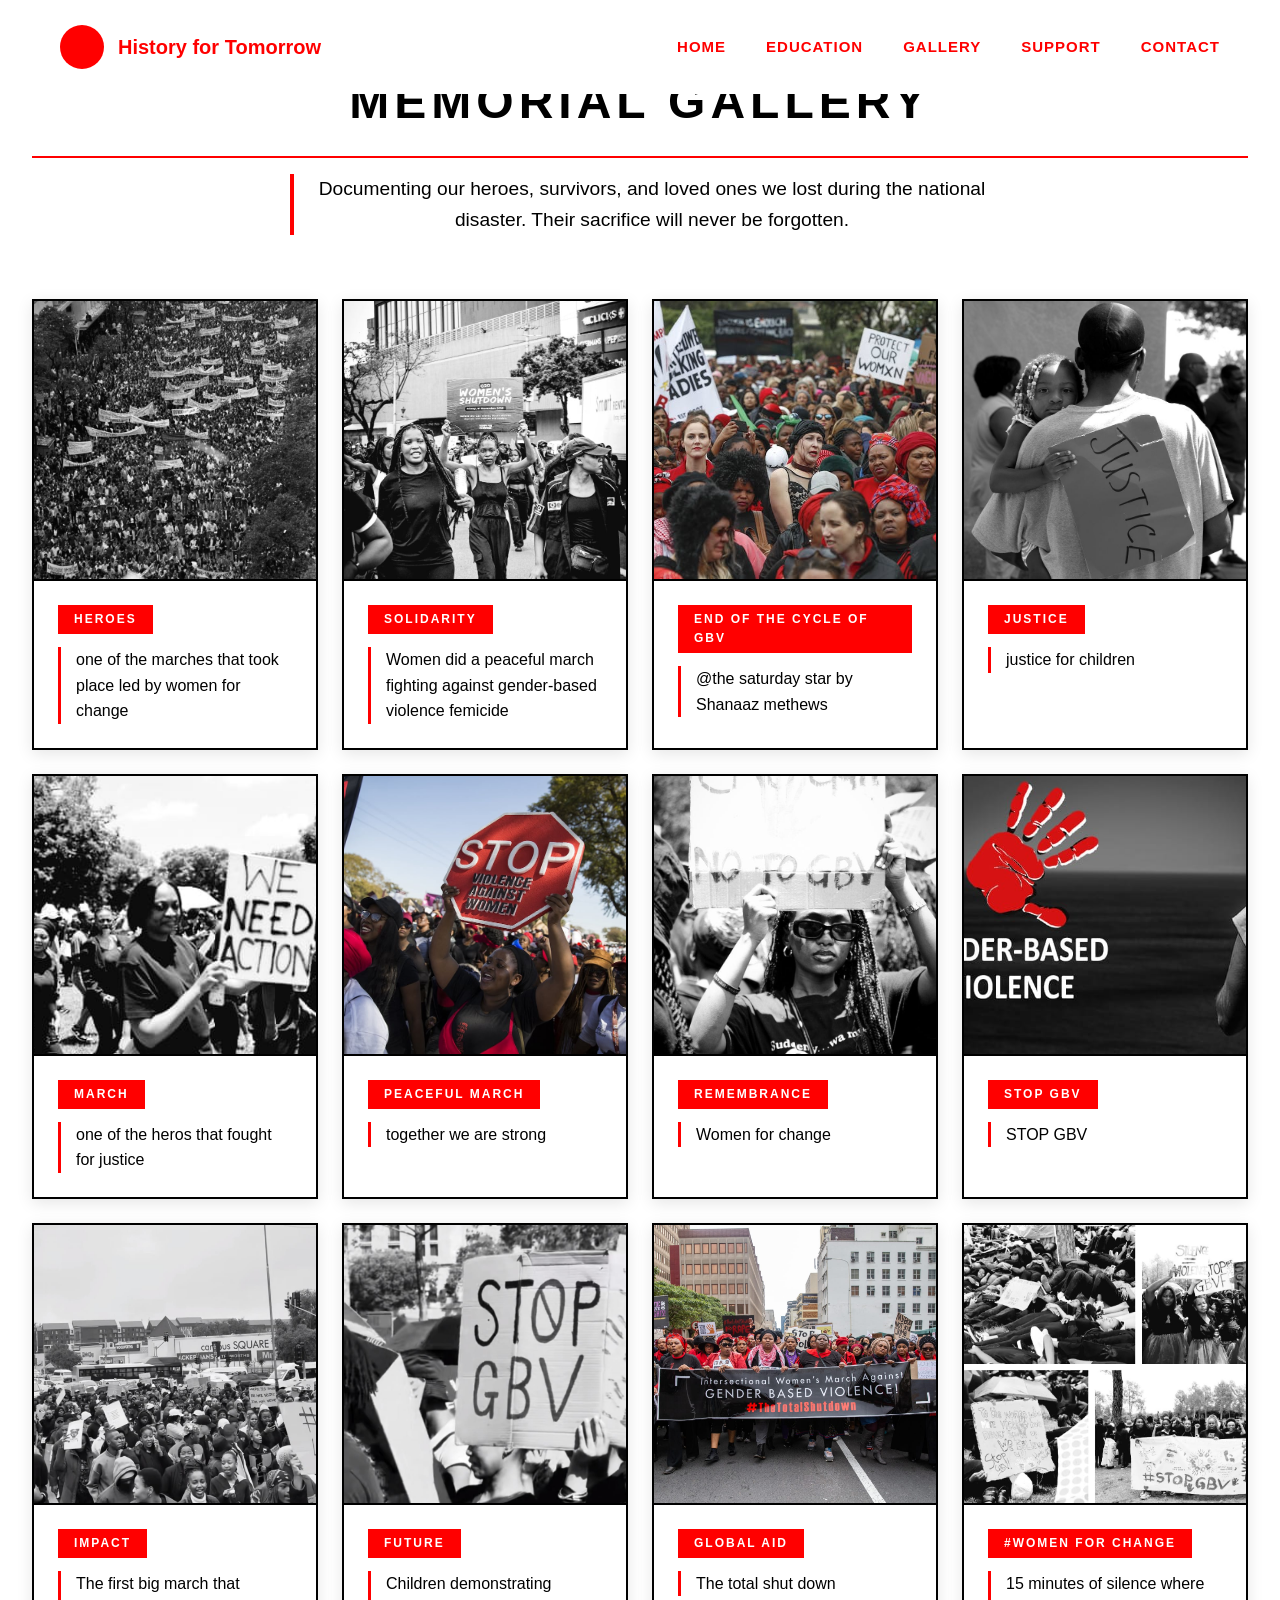
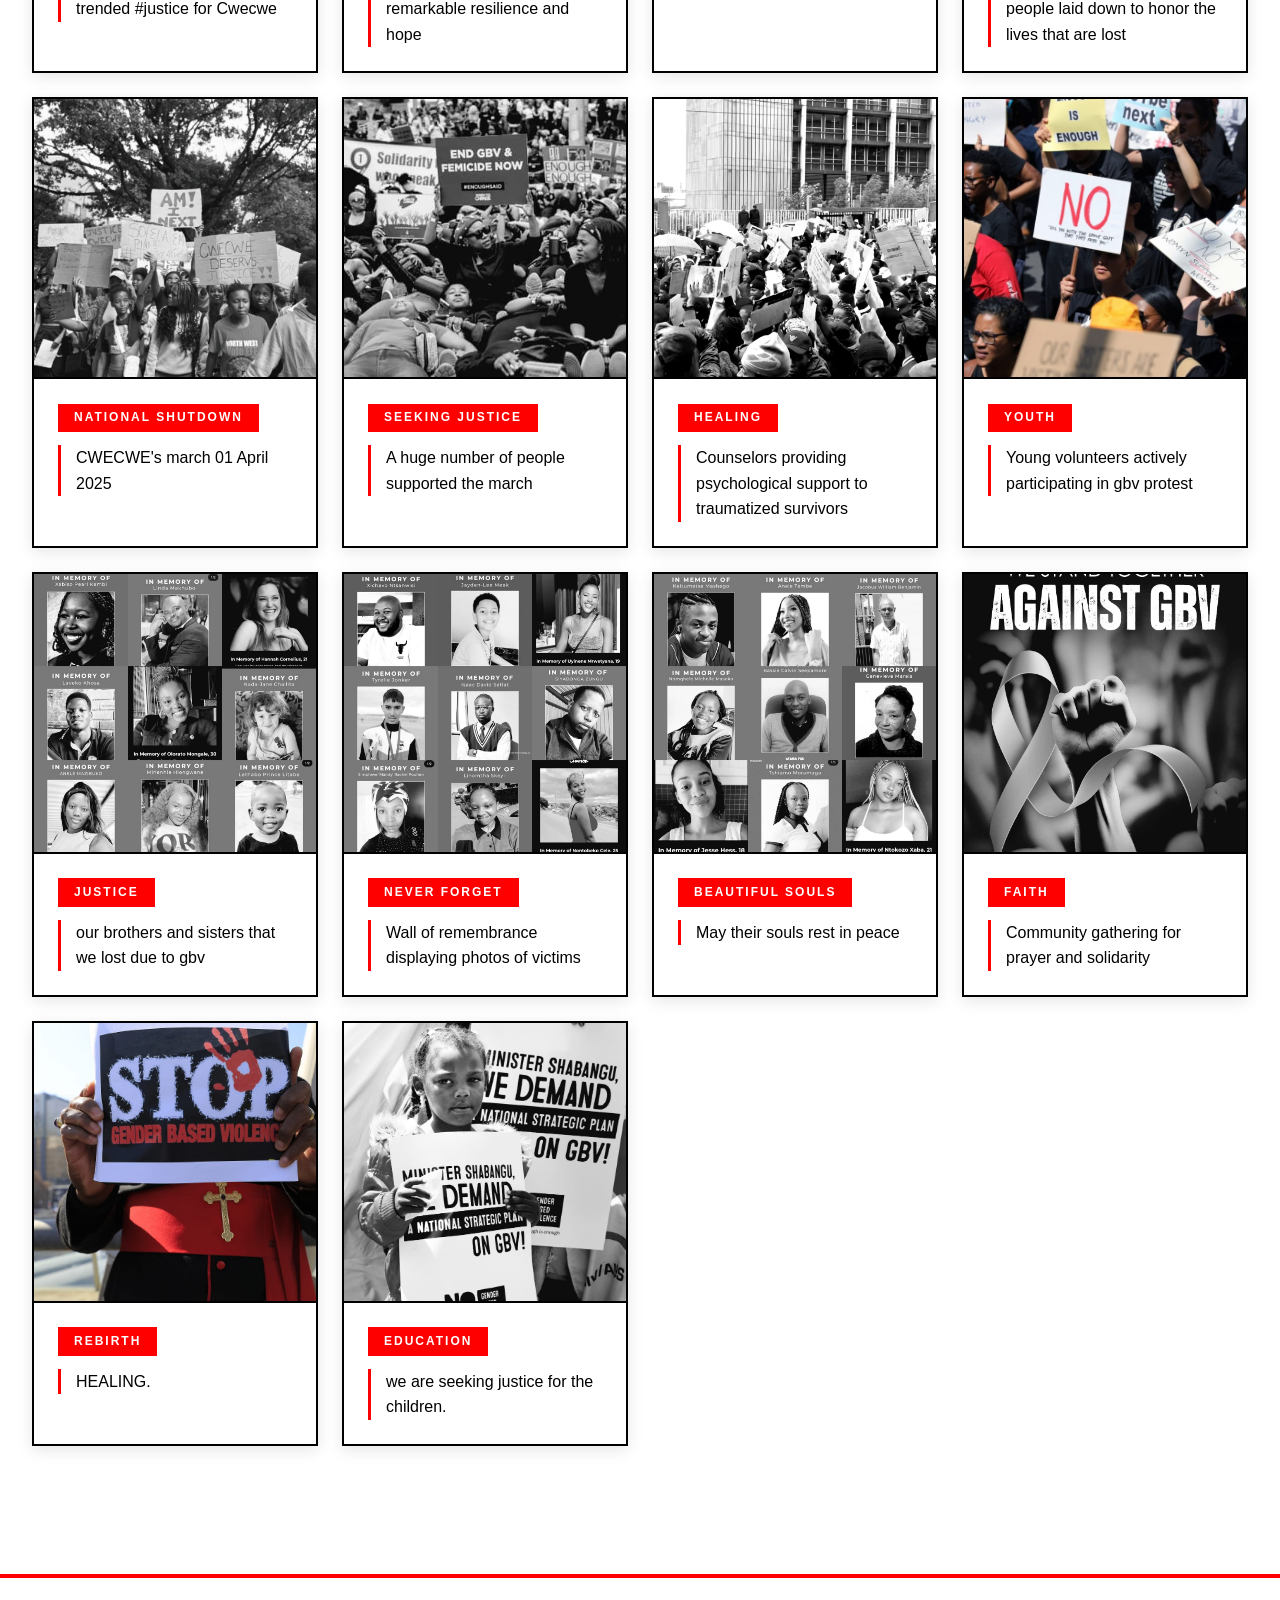
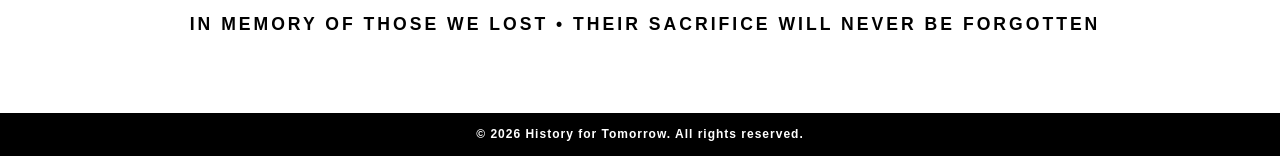
<file: web assignment/gallery.html>
<!DOCTYPE html>
<html lang="en">
<head>
    <meta charset="UTF-8">
    <meta name="viewport" content="width=device-width, initial-scale=1.0">
    <title>Memorial Gallery</title>
    <link rel="stylesheet" href="style.css">
    <base target="_blank">

</head>
    
<body>
    <!-- Navigation -->

    <nav id="navbar">
        <div class="logo">
            <div class="logo-icon">
                <i class="fas fa-fist-raised"></i>
            </div>
            <div class="logo-text">
               <span>History for Tomorrow</span>
            </div>
        </div>

        <ul class="nav-links">
            <li><a href="index.html">Home</a></li>
            <li><a href="education (3).html">Education</a></li>
            <li><a href="gallery.html">Gallery</a></li>
            <li><a href="support.html">SUPPORT</a></li>
            <li><a href="contact.html">Contact</a></li>
        </ul>
    </nav>
    
    
    <!-- Gallery Section -->

    <section class="gallery" id="gallery">
        <div class="gallery-header">
            <h2>Memorial <span>Gallery</span></h2>
            <p>
                Documenting our heroes, survivors, and loved ones we lost during the national disaster. Their sacrifice will never be forgotten.
            </p>
        </div>

        <div class="gallery-grid">
           
            <div class="gallery-item">
                <img src="images/WhatsApp Image 2026-03-13 at 19.49.07 (3).jpeg" >
                <div class="image-caption">
                    <span class="memorial-badge">heroes</span>
                    <p>one of the marches that took place led by women for change</p>
                </div>
            </div>

           
            <div class="gallery-item">
                <img src="images/WhatsApp Image 2026-03-13 at 19.49.00 (1).jpeg" >
                <div class="image-caption">
                    <span class="memorial-badge">Solidarity</span>
                    <p>Women did a peaceful march fighting against gender-based violence femicide </p>
                </div>
            </div>

           
            <div class="gallery-item">
                <img src="images/WhatsApp Image 2026-03-24 at 21.37.33.jpeg" >
                <div class="image-caption">
                    <span class="memorial-badge">End of the cycle of gbv </span>
                    <p>@the saturday star by Shanaaz methews</p>
                </div>
            </div>

            
            <div class="gallery-item">
                <img src="images/WhatsApp Image 2026-03-13 at 19.49.06 (1).jpeg" >
                <div class="image-caption">
                    <span class="memorial-badge">justice</span>
                    <p>justice for children</p>
                </div>
            </div>

           
            <div class="gallery-item">
                <img src="images/WhatsApp Image 2026-03-13 at 19.49.01 (3).jpeg" >
                <div class="image-caption">
                    <span class="memorial-badge">march</span>
                    <p>one of the heros that fought for justice</p>
                </div>
            </div>

           
            <div class="gallery-item">
                <img src="images/WhatsApp Image 2026-03-24 at 21.37.38.jpeg">
                <div class="image-caption">
                    <span class="memorial-badge">peaceful march</span>
                    <p>together we are strong</p>
                </div>
            </div>

            
            <div class="gallery-item">
                <img src="images/WhatsApp Image 2026-03-21 at 16.39.59.jpeg">
                <div class="image-caption">
                    <span class="memorial-badge">Remembrance</span>
                    <p>Women for change</p>
                </div>
            </div>

            
            <div class="gallery-item">
                <img src="images/WhatsApp Image 2026-03-24 at 21.39.19.jpeg">
                <div class="image-caption">
                    <span class="memorial-badge">STOP GBV</span>
                    <p>STOP GBV</p>
                </div>
            </div>

        
            <div class="gallery-item">
                <img src="images/pictreee.jpeg">
                <div class="image-caption">
                    <span class="memorial-badge">Impact</span>
                    <p>The first big march that trended #justice for Cwecwe</p>
                </div>
            </div>

           
            <div class="gallery-item">
                <img src="images/WhatsApp Image 2026-03-21 at 16.39.55.jpeg" >
                <div class="image-caption">
                    <span class="memorial-badge">Future</span>
                    <p>Children demonstrating remarkable resilience and hope</p>
                </div>
            </div>

            
            <div class="gallery-item">
                <img src="images/WhatsApp Image 2026-03-24 at 21.37.39.jpeg">
                <div class="image-caption">
                    <span class="memorial-badge">Global Aid</span>
                    <p>The total shut down</p>
                </div>
            </div>

            
            <div class="gallery-item">
                <img src="images/WhatsApp Image 2026-03-21 at 16.39.58.jpeg" >
                <div class="image-caption">
                    <span class="memorial-badge">#women for change</span>
                    <p>15 minutes of silence where people laid down to honor the lives that are lost</p>
                </div>
            </div>

           
            <div class="gallery-item">
                <img src="images/WhatsApp Image 2026-03-13 at 19.49.07 (2) - Copy.jpeg">
                <div class="image-caption">
                    <span class="memorial-badge">National shutdown</span>
                    <p>CWECWE's march 01 April 2025</p>
                </div>
            </div>

            
            <div class="gallery-item">
                <img src="images/WhatsApp Image 2026-03-21 at 16.39.56.jpeg" >
                <div class="image-caption">
                    <span class="memorial-badge">seeking justice</span>
                    <p>A huge number of people supported the march</p>
                </div>
            </div>

           
            <div class="gallery-item">
                <img src="images/WhatsApp Image 2026-03-21 at 16.39.57.jpeg">
                <div class="image-caption">
                    <span class="memorial-badge">Healing</span>
                    <p>Counselors providing psychological support to traumatized survivors</p>
                </div>
            </div>

           
            <div class="gallery-item">
                <img src="images/17.jpeg">
                <div class="image-caption">
                    <span class="memorial-badge">Youth</span>
                    <p>Young volunteers actively participating in gbv protest</p>
                </div>
            </div>

           
            <div class="gallery-item">
                <img src="images/WhatsApp Image 2026-03-21 at 16.39.54.jpeg" >
                <div class="image-caption">
                    <span class="memorial-badge">JUSTICE</span>
                    <p>our brothers and sisters that we lost due to gbv </p>
                </div>
            </div>

        
            <div class="gallery-item">
                <img src="images/WhatsApp Image 2026-03-21 at 16.39.60.jpeg" >
                <div class="image-caption">
                    <span class="memorial-badge">Never Forget</span>
                    <p>Wall of remembrance displaying photos of victims</p>
                </div>
            </div>

           
            <div class="gallery-item">
                <img src="images/WhatsApp Image 2026-03-21 at 16.39.70.jpeg" >
                <div class="image-caption">
                    <span class="memorial-badge">Beautiful souls</span>
                    <p>May their souls rest in peace</p>
                </div>
            </div>

            <div class="gallery-item">
                <img src="images/WhatsApp Image 2026-03-24 at 18.54.27.jpeg">
                <div class="image-caption">
                    <span class="memorial-badge">Faith</span>
                    <p>Community gathering for prayer and solidarity</p>
                </div>
            </div>

            <div class="gallery-item">
                <img src="images/WhatsApp Image 2026-03-24 at 21.48.18.jpeg" >
                <div class="image-caption">
                    <span class="memorial-badge">Rebirth</span>
                    <p>HEALING.</p>
                </div>
            </div>

            <div class="gallery-item">
                <img src="images/WhatsApp Image 2026-03-24 at 18.54.29.jpeg">
                <div class="image-caption">
                    <span class="memorial-badge">Education</span>
                    <p>we are seeking justice for the children.</p>
                </div>
            </div>
        </div>
    </section>

    <div class="tribute-bar">
        <i class="fas fa-heart" style="color: red; margin-right: 10px;"></i>
        In Memory of Those We Lost • Their Sacrifice Will Never Be Forgotten
    </div>

<!-- FOOTER -->
<footer>

    <div class="bottom-bar">
        <p>&copy; 2026 History for Tomorrow. All rights reserved. </p>
    </div>
</footer>
</body>
</html>
</file>
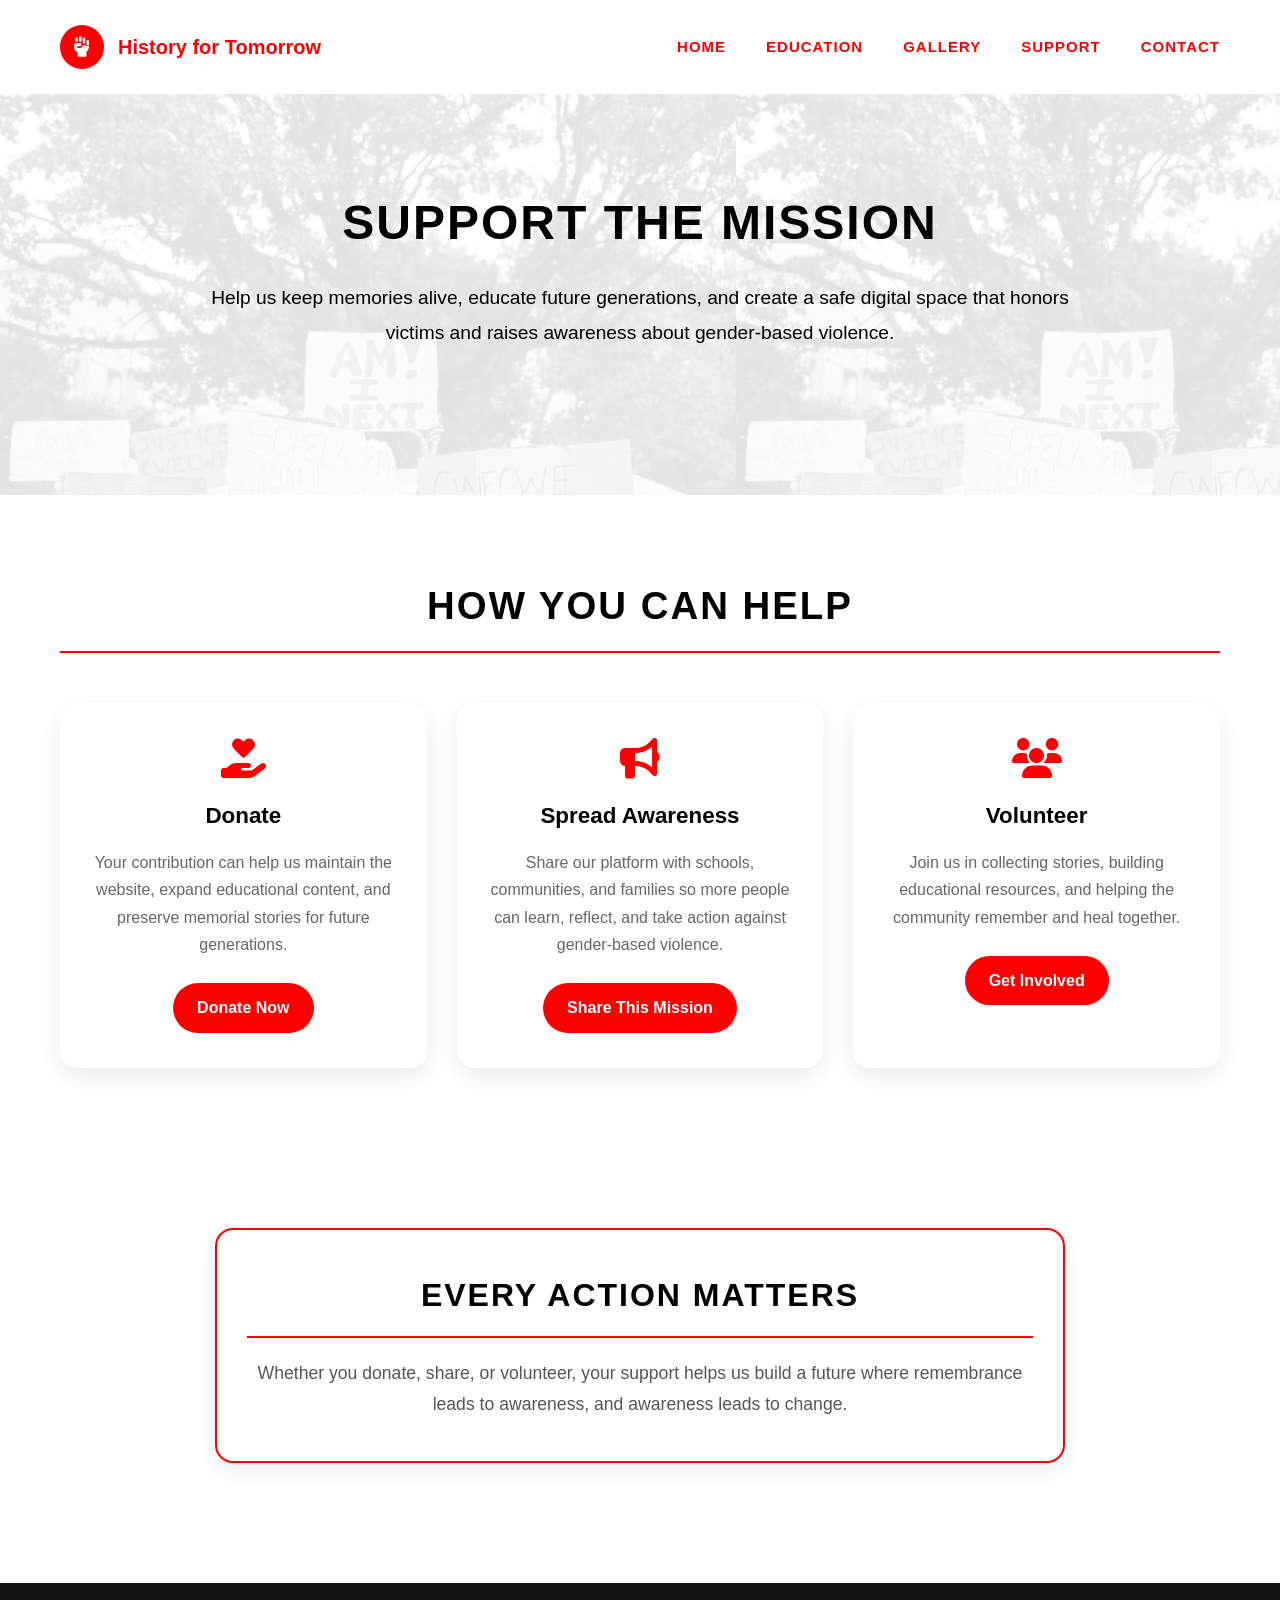
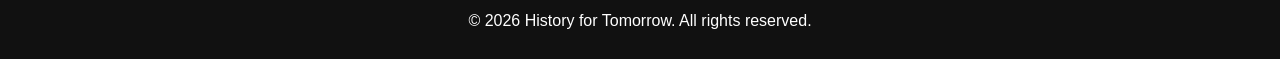
<file: web assignment/support.html>
<!DOCTYPE html>
<html lang="en">
<head>
    <meta charset="UTF-8">
    <meta name="viewport" content="width=device-width, initial-scale=1.0">
    <title>Support | History for Tomorrow</title>

    <link href="https://fonts.googleapis.com/css2?family=Montserrat:wght@400;500;600;700;800&display=swap" rel="stylesheet">
    <link rel="stylesheet" href="https://cdnjs.cloudflare.com/ajax/libs/font-awesome/6.5.0/css/all.min.css">
    <link rel="stylesheet" href="style.css">
</head>
<body>
     <!-- Navigation -->

    <nav id="navbar">
        <div class="logo">
            <div class="logo-icon">
                <i class="fas fa-fist-raised"></i>
            </div>
            <div class="logo-text">
               <span>History for Tomorrow</span>
            </div>
        </div>

        <ul class="nav-links">
            <li><a href="index.html">Home</a></li>
            <li><a href="education (3).html">Education</a></li>
            <li><a href="gallery.html">Gallery</a></li>
            <li><a href="support.html">SUPPORT</a></li>
            <li><a href="contact.html">Contact</a></li>
        </ul>
    </nav>
    
    <!-- Support Hero -->
    <section class="support-hero">
        <div class="support-hero-content">
            <h1>Support the Mission</h1>
            <p>
                Help us keep memories alive, educate future generations, and create a safe
                digital space that honors victims and raises awareness about gender-based violence.
            </p>
        </div>
    </section>

    <!-- Ways to Support -->
    <section class="support-section">
        <h2 class="section-title">How You Can Help</h2>
        <div class="support-cards">
            <div class="support-card">
                <i class="fas fa-hand-holding-heart"></i>
                <h3>Donate</h3>
                <p>
                    Your contribution can help us maintain the website, expand educational content,
                    and preserve memorial stories for future generations.
                </p>
                <a href="#donation-modal" id="open-donate" class="support-btn">Donate Now</a>
            </div>

            <div class="support-card">
                <i class="fas fa-bullhorn"></i>
                <h3>Spread Awareness</h3>
                <p>
                    Share our platform with schools, communities, and families so more people can
                    learn, reflect, and take action against gender-based violence.
                </p>
                <a href="#share-modal" id="open-share" class="support-btn">Share This Mission</a>
            </div>

            <div class="support-card">
                <i class="fas fa-users"></i>
                <h3>Volunteer</h3>
                <p>
                    Join us in collecting stories, building educational resources, and helping
                    the community remember and heal together.
                </p>
                <a href="#volunteer-modal" id="open-volunteer" class="support-btn">Get Involved</a>
            </div>
        </div>
    </section>

    <!-- Message -->
    <section class="support-message">
        <div class="support-message-box">
            <h2>Every Action Matters</h2>
            <p>
                Whether you donate, share, or volunteer, your support helps us build a future
                where remembrance leads to awareness, and awareness leads to change.
            </p>
        </div>
    </section>

    <!-- Footer -->
    <footer class="support-footer">
        <p>&copy; 2026 History for Tomorrow. All rights reserved.</p>
    </footer>

    <div id="donation-modal" class="donation-modal" aria-hidden="true">
        <div class="donation-content" role="dialog" aria-modal="true" aria-labelledby="donation-title">

            <span class="close-modal" aria-label="Close donation modal">&times;</span>

            <h2 id="donation-title">Support the Mission</h2>
            <p>Select an amount to donate</p>

            <div class="donation-options">
                <button type="button" class="donation-amount active" data-amount="50">R50</button>
                <button type="button" class="donation-amount" data-amount="100">R100</button>
                <button type="button" class="donation-amount" data-amount="200">R200</button>
                <button type="button" class="donation-amount" data-amount="500">R500</button>
            </div>

            <form action="https://www.paypal.com/donate" method="post" target="_blank">
                <input type="hidden" name="business" value="YOUR_PAYPAL_EMAIL">
                <input type="hidden" name="currency_code" value="ZAR">
                <input type="hidden" name="amount" id="paypal-amount" value="50">

                <button type="submit" class="paypal-btn">
                    <i class="fab fa-paypal"></i> Continue to PayPal
                </button>
            </form>

            <p class="secure-note">Secure payment powered by PayPal</p>

        </div>
    </div>

    <div id="share-modal" class="donation-modal" aria-hidden="true">
        <div class="donation-content share-content" role="dialog" aria-modal="true" aria-labelledby="share-title">

            <span class="close-modal" aria-label="Close share modal">&times;</span>

            <h2 id="share-title">Share This Mission</h2>
            <p>Choose where you want to share our message.</p>

            <div class="share-platforms">
                <a id="share-whatsapp" class="share-option whatsapp" href="#" target="_blank" rel="noopener noreferrer">
                    <i class="fab fa-whatsapp"></i>
                    <span>WhatsApp</span>
                </a>
                <a id="share-facebook" class="share-option facebook" href="#" target="_blank" rel="noopener noreferrer">
                    <i class="fab fa-facebook-f"></i>
                    <span>Facebook</span>
                </a>
                <a id="share-twitter" class="share-option twitter" href="#" target="_blank" rel="noopener noreferrer">
                    <i class="fab fa-x-twitter"></i>
                    <span>X</span>
                </a>
                <a id="share-email" class="share-option email" href="#">
                    <i class="fas fa-envelope"></i>
                    <span>Email</span>
                </a>
                <button type="button" id="copy-link-btn" class="share-option copy-link">
                    <i class="fas fa-link"></i>
                    <span>Copy Link</span>
                </button>
            </div>

            <p class="share-feedback" id="share-feedback" aria-live="polite"></p>

        </div>
    </div>

    <div id="volunteer-modal" class="donation-modal" aria-hidden="true">
        <div class="donation-content volunteer-content" role="dialog" aria-modal="true" aria-labelledby="volunteer-title">

            <span class="close-modal" aria-label="Close volunteer modal">&times;</span>

            <h2 id="volunteer-title">Volunteer With Us</h2>
            <p>Choose the kind of support you would like to offer.</p>

            <div class="volunteer-roles">
                <div class="volunteer-role">
                    <i class="fas fa-book-open"></i>
                    <h3>Story Collection</h3>
                    <p>Help gather and preserve stories with care, respect, and accuracy.</p>
                </div>
                <div class="volunteer-role">
                    <i class="fas fa-chalkboard-teacher"></i>
                    <h3>Education Support</h3>
                    <p>Assist with research, learning resources, and awareness material for schools.</p>
                </div>
                <div class="volunteer-role">
                    <i class="fas fa-people-group"></i>
                    <h3>Community Outreach</h3>
                    <p>Help us connect with families, schools, and local communities.</p>
                </div>
                <div class="volunteer-role">
                    <i class="fas fa-pen-nib"></i>
                    <h3>Content Help</h3>
                    <p>Support writing, editing, and publishing educational or memorial content.</p>
                </div>
            </div>

            <div class="volunteer-actions">
                <a href="contact.html" class="support-btn volunteer-cta">Go to Contact Form</a>
                <a href="mailto:hello@historyfortomorrow.org?subject=Volunteer%20Interest" class="support-btn volunteer-cta volunteer-secondary">Email Us Directly</a>
            </div>

        </div>
    </div>
<script>
const donationModal = document.getElementById("donation-modal");
const donationOpenBtn = document.getElementById("open-donate");
const amountButtons = document.querySelectorAll(".donation-amount");
const paypalAmount = document.getElementById("paypal-amount");
const shareModal = document.getElementById("share-modal");
const shareOpenBtn = document.getElementById("open-share");
const volunteerModal = document.getElementById("volunteer-modal");
const volunteerOpenBtn = document.getElementById("open-volunteer");
const shareWhatsapp = document.getElementById("share-whatsapp");
const shareFacebook = document.getElementById("share-facebook");
const shareTwitter = document.getElementById("share-twitter");
const shareEmail = document.getElementById("share-email");
const copyLinkBtn = document.getElementById("copy-link-btn");
const shareFeedback = document.getElementById("share-feedback");

const setupModal = (modal, openBtn) => {
    if (!modal || !openBtn) {
        return null;
    }

    const closeBtn = modal.querySelector(".close-modal");

    const openModal = (event) => {
        event.preventDefault();
        modal.style.display = "flex";
        modal.setAttribute("aria-hidden", "false");
    };

    const closeModal = () => {
        modal.style.display = "none";
        modal.setAttribute("aria-hidden", "true");
    };

    openBtn.addEventListener("click", openModal);
    if (closeBtn) {
        closeBtn.addEventListener("click", closeModal);
    }

    window.addEventListener("click", (event) => {
        if (event.target === modal) {
            closeModal();
        }
    });

    window.addEventListener("keydown", (event) => {
        if (event.key === "Escape") {
            closeModal();
        }
    });

    return { openModal, closeModal };
};

setupModal(donationModal, donationOpenBtn);
setupModal(shareModal, shareOpenBtn);
setupModal(volunteerModal, volunteerOpenBtn);

if (donationModal && donationOpenBtn && paypalAmount) {

    amountButtons.forEach((button) => {
        button.addEventListener("click", () => {
            amountButtons.forEach((btn) => btn.classList.remove("active"));
            button.classList.add("active");
            paypalAmount.value = button.getAttribute("data-amount");
        });
    });
}

if (shareModal && shareOpenBtn && shareWhatsapp && shareFacebook && shareTwitter && shareEmail && copyLinkBtn && shareFeedback) {
    const currentUrl = window.location.href;
    const shareText = "Support History for Tomorrow and help raise awareness against gender-based violence.";
    const encodedUrl = encodeURIComponent(currentUrl);
    const encodedText = encodeURIComponent(shareText);

    shareWhatsapp.href = `https://wa.me/?text=${encodedText}%20${encodedUrl}`;
    shareFacebook.href = `https://www.facebook.com/sharer/sharer.php?u=${encodedUrl}`;
    shareTwitter.href = `https://twitter.com/intent/tweet?text=${encodedText}&url=${encodedUrl}`;
    shareEmail.href = `mailto:?subject=${encodeURIComponent("Support the Mission | History for Tomorrow")}&body=${encodedText}%0A%0A${encodedUrl}`;

    copyLinkBtn.addEventListener("click", async () => {
        try {
            if (navigator.clipboard && window.isSecureContext) {
                await navigator.clipboard.writeText(currentUrl);
            } else {
                const tempInput = document.createElement("input");
                tempInput.value = currentUrl;
                document.body.appendChild(tempInput);
                tempInput.select();
                document.execCommand("copy");
                document.body.removeChild(tempInput);
            }

            shareFeedback.textContent = "Link copied. You can now paste it anywhere.";
        } catch (error) {
            shareFeedback.textContent = "Could not copy automatically. Please copy the page link from your browser.";
        }
    });
}
</script>
</body>
</html>
</file>
<file: web assignment/style.css>
* {

   margin: 0;
   padding: 0;
   box-sizing: border-box;
}

body {
   font-family:  sans-serif;
   color:black;
   line-height: 1.6;
}

h1, h2, h3 {
   font-family:  sans-serif;
   font-weight: 700;
}
/* Navigation */

nav {
   display: flex;
   justify-content: space-between;
   align-items: center;
   padding: 20px 60px;
   position: fixed;
   width: 100%;
   top: 0;
   z-index: 1000;
   transition: all 0.3s ease;
   background: transparent;
}

nav.scrolled {
   background-color: white;
   box-shadow: 0 1px 5px black;
   padding: 15px 60px;
}

nav.scrolled .logo-text,
nav.scrolled ul li a {
   color: black;
}

.logo {
   display: flex;
   align-items: center;
   gap: 12px;
}

.logo-icon {
   width: 45px;
   height: 45px;
   background:black;
   border-radius: 50%;
   display: flex;
   align-items: center;
   justify-content: center;
   color: black;
   font-size: 20px;
}

.logo-text {
   color: black;
   font-weight: 700;
   font-size: 22px;
}

.logo-text span {
   color:black
}

nav ul {
   display: flex;
   list-style: none;
   gap: 35px;
}

nav ul li a {
   text-decoration: none;
   color:red;
   font-weight: 600;
   font-size: 14px;
   text-transform: uppercase;
   letter-spacing: 1px;
   transition: color 0.3s ease;
}

nav ul li a:hover {
   color:black;
}

/* Hero Section */

.hero {
   height: 100vh;
   background: linear-gradient(135deg, rgba(1, 3, 4, 0.9) 0%, rgba(107, 48, 42, 0.8) 100%), 
               url(images/WhatsApp\ Image\ 2026-03-13\ at\ 19.49.07\ \(2\)\ -\ Copy.jpeg) center/cover;
   display: flex;
   justify-content: center;
   align-items: center;
   text-align: center;
   color:white;
   position: relative;
}

.hero-content {
   max-width: 800px;
   padding: 0 30px;
}

.hero-content {
   max-width: 800px;
   padding: 0 30px;
}


@keyframes pulse {
   0% { transform: scale(1); }
   50% { transform: scale(1.05); }
   100% { transform: scale(1); }
}

.hero h1 {
   font-size: 56px;
   font-weight: 700;
   margin-bottom: 20px;
   line-height: 1.1;
   text-shadow: 2px 2px 4px black;
}

.hero h1 span {
   color: red;
   display: block;
   font-size: 42px;
   margin-top: 10px;
}

.hero-subtitle {
   font-size: 20px;
   font-weight: 400;
   margin-bottom: 40px;
   opacity: 0.95;
   max-width: 600px;
   margin-left: auto;
   margin-right: auto;
}

.hero-stats {
   display: flex;
   justify-content: center;
   gap: 50px;
   margin: 40px 0;
   flex-wrap: wrap;
}

.stat-item {
   text-align: center;
   background: black;
   padding: 20px;
   border-radius: 10px;
   min-width: 120px;
}

.stat-number {
   font-size: 42px;
   font-weight: 700;
   color: red;
   display: block;
   line-height: 1;
}

.stat-label {
   font-size: 13px;
   text-transform: uppercase;
   letter-spacing: 1px;
   opacity: 0.9;
   margin-top: 8px;
}

.hero-cta {
   display: flex;
   gap: 20px;
   justify-content: center;
   flex-wrap: wrap;
   margin-top: 40px;
}

.btn {
   padding: 16px 40px;
   border: none;
   border-radius: 50px;
   font-size: 16px;
   font-weight: 700;
   cursor: pointer;
   transition: all 0.3s ease;
   text-transform: uppercase;
   letter-spacing: 1px;
   text-decoration: none;
   display: inline-block;
}

.btn-primary {
   background: red;
   color: white;
}

.btn-primary:hover {
   background: red;
   transform: translateY(-3px);
   box-shadow: 0 10px 30px red;
}

.btn-secondary {
   background: transparent;
   color: white;
   border: 2px solid white;
}

.btn-secondary:hover {
   background: white;
   color: #2c3e50;
   transform: translateY(-3px);
}

/* About home page */

.about-preview {
   padding: 80px 60px;
   background: white;
   text-align: center;
}

.about-preview h2 {
   font-size: 36px;
   color: black;
   margin-bottom: 20px;
}

.about-preview p {
   font-size: 18px;
   color: grey;
   max-width: 700px;
   margin: 0 auto 30px;
   line-height: 1.8;
}

/*Gallery section*/
    
        .gallery {
            padding: 4rem 2rem;
            max-width: 1400px;
            margin: 0 auto;
            background: white;
        }

        .gallery-header {
            text-align: center;
            margin-bottom: 4rem;
            position: relative;
        }

        .gallery-header::before {
            content: '';
            position: absolute;
            top: -20px;
            left: 50%;
            transform: translateX(-50%);
            width: 100px;
            height: 4px;
            background: red;
        }

        .gallery-header h2 {
            font-size: 3rem;
            color: black;
            margin-bottom: 1rem;
            text-transform: uppercase;
            letter-spacing: 5px;
            font-weight: 700;
        }

        .gallery-header h2 span {
            color:black;
        }

        .gallery-header p {
            font-size: 1.2rem;
            color: black;
            max-width: 700px;
            margin: 0 auto;
            font-style: san-serif;
            border-left: 4px solid red;
            padding-left: 20px;
        }

        /* Gallery Grid */
        .gallery-grid {
            display: grid;
            grid-template-columns: repeat(4, 1fr);
            gap: 1.5rem;
        }
        .gallery-item {
            background: white;
            border-radius: 0;
            overflow: hidden;
            border: 2px solid black;
            transition: all 0.4s ease;
            position: relative;
            box-shadow: 0 4px 15px rgba(0, 0, 0, 0.1);
        }

        .gallery-item::before {
            content: '';
            position: absolute;
            top: 0;
            left: 0;
            right: 0;
            height: 4px;
            background: red;
            transform: scaleX(0);
            transition: transform 0.4s ease;
            z-index: 10;
        }

        .gallery-item:hover::before {
            transform: scaleX(1);
        }

        .gallery-item img {
            width: 100%;
            height: 280px;
            object-fit: cover;
            display: block;
            border-bottom: 2px solid black;
            transition: filter 0.4s ease;
        }

        .gallery-item:hover img {
            filter: contrast(1.1);
        }

        /* Image Caption - White with Black and Red */
        .image-caption {
            padding: 1.5rem;
            background: white   ;
            position: relative;
        }

        .image-caption::before {
            content: '';
            position: absolute;
            top: 0;
            left: 0;
            width: 4px;
            height: 100%;
            background: red;
            transform: scaleY(0);
            transition: transform 0.3s ease;
        }

        .gallery-item:hover .image-caption::before {
            transform: scaleY(1);
        }

        .image-caption p {
            color: black;
            font-size: 1rem;
            line-height: 1.6;
            font-weight: 500;
            padding-left: 15px;
            border-left: 3px solid red;
        }

        /* Memorial Badge - Red on White */
        .memorial-badge {
            display: inline-block;
            background: red;
            color: white;
            padding: 0.3rem 1rem;
            font-size: 0.75rem;
            text-transform: uppercase;
            letter-spacing: 2px;
            font-weight: 600;
            margin-bottom: 0.8rem;
        }

        /* Tribute Bar - Black with White Text */
        .tribute-bar {
            background:white;
            color:black;
            text-align: center;
            padding: 2rem;
            margin-top: 4rem;
            font-size: 1.1rem;
            letter-spacing: 3px;
            text-transform: uppercase;
            font-weight: 600;
            border-top: 4px solid red;
        }

        /* Responsive */
        @media (max-width: 768px) {
            .nav-links {
                display: none;
            }
            
            .gallery-grid {
                grid-template-columns: 1fr;
                gap: 2rem;
            }
            
            .gallery-header h2 {
                font-size: 2rem;
                letter-spacing: 3px;
            }
            
            .gallery-header p {
                font-size: 1rem;
            }
        }

       
/*Education section*/

        .edu-hero {
            margin-top: 80px;
            background: var(--black);
            padding: 80px 60px 60px;
            display: flex; align-items: flex-end;
            justify-content: space-between; gap: 40px;
            border-bottom: 4px solid var(--red);
            position: relative; overflow: hidden;
        }
        .edu-hero::before {
            content: 'EDUCATION';
            position: absolute; top: -10px; right: -20px;
            font-family: var(--font-display);
            font-size: 200px; color: rgba(255,255,255,0.03);
            line-height: 1; pointer-events: none; user-select: none;
        }
        .edu-hero-text { max-width: 600px; }
        .edu-hero-tag {
            display: inline-block;
            background: var(--red); color: var(--white);
            font-size: 11px; font-weight: 700;
            letter-spacing: 3px; text-transform: uppercase;
            padding: 6px 14px; margin-bottom: 20px;
        }
        .edu-hero h1 {
            font-family: var(--font-display);
            font-size: clamp(48px, 6vw, 80px);
            color: var(--white); line-height: 1;
            letter-spacing: 2px; margin-bottom: 20px;
        }
        .edu-hero h1 span { color: var(--red); }
        .edu-hero p { color: rgba(255,255,255,0.7); font-size: 1.05rem; max-width: 500px; line-height: 1.7; }

        .edu-body {
            display: grid; grid-template-columns: 1fr 340px;
            gap: 0; max-width: 1200px;
            margin: 0 auto; padding: 60px 20px;
            width: 100%; align-items: start;
        }
        .edu-content { padding-right: 60px; }
        .edu-sidebar { position: sticky; top: 100px; }

        @media (max-width: 900px) {
            .edu-hero { flex-direction: column; padding: 60px 20px 40px; }
            .edu-body  { grid-template-columns: 1fr; padding: 30px 20px; }
            .edu-content { padding-right: 0; }
            .edu-sidebar { position: static; margin-top: 40px; }
        }
        @media (max-width: 600px) {
            .edu-hero h1 { font-size: 42px; }
            .hero-stat-block { flex-direction: row; flex-wrap: wrap; }
        }
/*Content section */

.main-content {
    flex: 1;
    display: flex;
    align-items: center;
    justify-content: center;
    padding: 40px 20px;
    background-color: white;
}

.container {
    width: 100%;
    max-width: 400px;
    padding: 40px;
    background-color: white;
    border: 3px solid black;
    text-align: center;
}

h2 {
    margin-bottom: 25px;
    color: black;
    font-size: 28px;
    text-transform: uppercase;
    letter-spacing: 2px;
    border-bottom: 3px solid red;
    padding-bottom: 15px;
}

input, textarea {
    width: 100%;
    padding: 12px;
    margin: 10px 0;
    border: 2px solid black;
    outline: none;
    font-size: 14px;
    transition: all 0.3s ease;
    background-color: white;
}

textarea {
    resize: vertical;
    min-height: 120px;
}

button {
    border: 2px solid black;
    background-color: red`;
    padding: 12px 40px;
    color: white;
    font-size: 16px;
    font-weight: bold;
    text-transform: uppercase;
    cursor: pointer;
    margin-top: 15px;
    transition: all 0.3s ease;
    box-shadow: 4px 4px 0px black;
}

button:hover {
    background-color: black;
    transform: translate(-2px, -2px);
    box-shadow: 6px 6px 0px red;
}

/* Footer Styles */
footer {
    background-color: black;
    color: white;
    width: 100%;
}

.footer-content {
    display: flex;
    flex-direction: column;
    align-items: center;
    padding: 40px 20px;
    background-color: black;
}

.footer-content h3 {
    font-size: 24px;
    color: red;
    margin-bottom: 20px;
    text-transform: uppercase;
    letter-spacing: 3px;
}


/* Helplines Section - CENTERED BLOCK, LEFT-ALIGNED TEXT */
.helplines {
    margin-top: 30px;
    padding: 25px;
    background-color: red;
    border: 2px solid black;
    max-width: 600px;
    width: 100%;
    margin-left: auto;
    margin-right: auto;
}

.helplines h4 {
    color: white;
    font-size: 18px;
    text-transform: uppercase;
    letter-spacing: 2px;
    margin-bottom: 15px;
    text-align: center;
    border-bottom: 1px solid black;
    padding-bottom: 10px;
}

.helplines ul {
    list-style: none;
    padding: 0;
    text-align: left;
}

.helplines li {
    color: white;
    font-size: 14px;
    padding: 8px 0;
    border-bottom: 1px solid black;
    line-height: 1.5;
    text-align: left;
}

.helplines li:last-child {
    border-bottom: none;
}

.helplines li strong {
    color: white;
}

.bottom-bar {
    background-color: red;
    text-align: center;
    padding: 20px;
    border-top: 3px solid white;
}

.bottom-bar p {
    font-size: 14px;
    font-weight: bold;
    color: white;
    letter-spacing: 1px;
}

  
body {
    min-height: 100vh;
    display: flex;
    flex-direction: column;
    font-family: 'Segoe UI', Tahoma, Geneva, Verdana, sans-serif;
    background-color: white;
}

/* Main Content Area */
.main-content {
    flex: 1;
    display: flex;
    justify-content: center;
    align-items: flex-start;
    padding: 60px 20px;
    background-color: white;
}

.container {
    width: 100%;
    max-width: 420px;
    padding: 35px;
    background-color: white;
    border: 3px solid black;
    box-shadow: 8px 8px 0px red;
    text-align: center;
}

h2 {
    margin-bottom: 25px;
    color: black;
    font-size: 28px;
    text-transform: uppercase;
    letter-spacing: 2px;
    border-bottom: 3px solid red;
    padding-bottom: 15px;
}

input,
textarea {
    width: 100%;
    padding: 12px;
    margin: 10px 0;
    border: 2px solid black;
    outline: none;
    font-size: 14px;
    transition: all 0.3s ease;
    background-color: white;
}

input:focus,
textarea:focus {
    border-color: red;
    box-shadow: 4px 4px 0px black;
}

textarea {
    resize: vertical;
    min-height: 120px;
}

button {
    border: 2px solid black;
    background-color: hsl(0, 99%, 36%);
    padding: 12px 40px;
    color: white;
    font-size: 16px;
    font-weight: bold;
    text-transform: uppercase;
    cursor: pointer;
    margin-top: 15px;
    transition: all 0.3s ease;
    box-shadow: 4px 4px 0px black;
}

button:hover {
    background-color: black;
    transform: translate(-2px, -2px);
    box-shadow: 6px 6px 0px red;
}

/* SUPPORT PAGE */

.support-hero {
    min-height: 55vh;
    display: flex;
    align-items: center;
    justify-content: center;
    text-align: center;
    padding: 120px 20px 80px;
    background: linear-gradient(rgba(255,255,255,0.88), rgba(255,255,255,0.88)),
                url(images/WhatsApp\ Image\ 2026-03-13\ at\ 19.49.07\ \(2\)\ -\ Copy.jpeg)
}

.support-hero-content {
    max-width: 900px;
}

.support-hero h1 {
    font-size: 3rem;
    font-weight: 800;
    color: black;
    margin-bottom: 20px;
    text-transform: uppercase;
    letter-spacing: 2px;
}

.support-hero p {
    font-size: 1.2rem;
    color:black;
    line-height: 1.8;
}

.support-section {
    padding: 80px 60px;
    background: white;
}

.section-title {
    text-align: center;
    font-size: 2.4rem;
    margin-bottom: 50px;
    color:black;
    text-transform: uppercase;
    letter-spacing: 2px;
}

.support-cards {
    display: grid;
    grid-template-columns: repeat(3, 1fr);
    gap: 30px;
}

.support-card {
    background: white;
    padding: 35px 25px;
    border-radius: 18px;
    text-align: center;
    box-shadow: 0 8px 25px rgba(0,0,0,0.08);
    transition: transform 0.3s ease, box-shadow 0.3s ease;
}

.support-card:hover {
    transform: translateY(-8px);
    box-shadow: 0 14px 30px rgba(0,0,0,0.12);
}

.support-card i {
    font-size: 2.5rem;
    color: red;
    margin-bottom: 20px;
}

.support-card h3 {
    font-size: 1.4rem;
    margin-bottom: 15px;
    color: #000;
}

.support-card p {
    font-size: 1rem;
    color: #666;
    line-height: 1.7;
    margin-bottom: 25px;
}

.support-btn {
    display: inline-block;
    padding: 12px 24px;
    background: red;
    color: #fff;
    text-decoration: none;
    border-radius: 30px;
    font-weight: 600;
    transition: 0.3s ease;
}

.support-btn:hover {
    background: #000;
    color: #fff;
}

.support-message {
    padding: 80px 20px;
    background: white;
}

.support-message-box {
    max-width: 850px;
    margin: 0 auto;
    text-align: center;
    background: white;
    border: 2px solid red;
    border-radius: 18px;
    padding: 40px 30px;
    box-shadow: 0 8px 25px rgba(0,0,0,0.07);
}

.support-message-box h2 {
    font-size: 2rem;
    margin-bottom: 20px;
    color: #000;
}

.support-message-box p {
    font-size: 1.1rem;
    color: #555;
    line-height: 1.8;
}

.support-footer {
    background: #111;
    color: #fff;
    text-align: center;
    padding: 25px 15px;
}

.active-link {
    color: black;
}

/* MOBILE */
@media (max-width: 900px) {
    .support-cards {
        grid-template-columns: 1fr;
    }

    .support-section {
        padding: 60px 20px;
    }

    .support-hero h1 {
        font-size: 2.2rem;
    }

    .support-hero p {
        font-size: 1rem;
    }
}

/* Navbar */
#navbar {
    position: fixed;
    top: 0;
    left: 0;
    width: 100%;
    padding: 25px 60px;
    display: flex;
    justify-content: space-between;
    align-items: center;
    background: white;
    z-index: 1000;
}

.logo {
    display: flex;
    align-items: center;
    gap: 14px;
}

.logo-icon {
    width: 44px;
    height: 44px;
    border-radius: 50%;
    background: red;
    display: flex;
    align-items: center;
    justify-content: center;
    color: white;
    font-size: 20px;
}

.logo-text {
    font-size: 20px;
    font-weight: 700;
    color: white;
}

.logo-text span {
    color: red;
}

.nav-links {
    list-style: none;
    display: flex;
    gap: 40px;
}

.nav-links a {
    text-decoration: none;
    color: red;
    font-weight: 700;
    font-size: 15px;
    transition: 0.3s ease;
}

.nav-links a:hover {
    color: white;
}
/* Footer */
footer {
    background-color: black;
    color: white;
    width: 100%;
    margin-top: 40px;
}

.footer-content {
    display: flex;
    flex-direction: column;
    align-items: center;
    padding: 35px 20px;
    background-color: black;
}

.footer-content h3 {
    font-size: 24px;
    color: red;
    margin-bottom: 20px;
    text-transform: uppercase;
    letter-spacing: 3px;
}


.bottom-bar {
    background-color:black;
    text-align: center;
    padding: 12px;
    border-top: 3px solid white;
}

.bottom-bar p {
    font-size: 12px;
    font-weight: bold;
    color: white;
    letter-spacing: 1px;
}


body {
    margin: 0;
    padding: 0;
    font-family:  sans-serif;
    background-color: white;
    color: black;
}

.main-content {
    flex: 1;
    display: flex;
    justify-content: center;
    align-items: center;
    padding: 80px 20px;
    background-color: white;
}

.container {
    width: 100%;
    max-width: 420px;
    padding: 35px;
    background-color: white;
    border: 2px solid red;
    box-shadow: 0 0 20px rgba(255, 0, 0, 0.4);
    text-align: center;
}

input, textarea {
    width: 100%;
    padding: 12px;
    margin: 10px 0;
    border: 2px solid red;
    background-color: white;
    color: black;
}

input::placeholder,
textarea::placeholder {
    color: #666;
}
h2 {
    color: black;
    border-bottom: 2px solid red;
}

.social-links li a {
    display: flex;
    align-items: center;
    gap: 10px;
}

.social-links i {
    font-size: 18px;
}



.main-content {
    background-color: white;
}

.container {
    background-color: white;
    border: 2px solid red;
    box-shadow: 
        0 0 20px red,
        0 0 40px rgba(255, 0, 0, 0.4);
    backdrop-filter: blur(10px);
}

input, textarea {
    background-color: white;
    border: 2px solid red;
    color: black;
    transition: 0.3s;
}

input:focus, textarea:focus {
    border-color: red;
    box-shadow: 0 0 10px red;
}

button {
    background: linear-gradient(45deg, red);
    border: none;
    box-shadow: 0 0 10px red;
    transition: 0.}

/* ============================================
   MOBILE RESPONSIVE STYLES
   ============================================ */

/* Tablet and smaller screens */
@media (max-width: 1024px) {
    /* Navigation */
    nav {
        padding: 15px 30px;
    }

    nav.scrolled {
        padding: 12px 30px;
    }

    nav ul {
        gap: 25px;
    }

    /* Hero Section */
    .hero h1 {
        font-size: 42px;
    }

    .hero h1 span {
        font-size: 32px;
    }

    .hero-subtitle {
        font-size: 18px;
    }

    /* Gallery Grid */
    .gallery-grid {
        grid-template-columns: repeat(2, 1fr);
    }

    /* Support Cards */
    .support-cards {
        grid-template-columns: repeat(2, 1fr);
    }
}

/* Mobile devices */
@media (max-width: 768px) {
    /* Navigation - Mobile Menu */
    nav {
        padding: 15px 20px;
        flex-wrap: wrap;
    }

    nav.scrolled {
        padding: 12px 20px;
    }

    .logo-text {
        font-size: 18px;
    }

    .logo-icon {
        width: 38px;
        height: 38px;
        font-size: 16px;
    }

    nav ul {
        gap: 15px;
        flex-wrap: wrap;
        justify-content: center;
        width: 100%;
        margin-top: 10px;
    }

    nav ul li a {
        font-size: 12px;
        letter-spacing: 0.5px;
    }

    /* Hero Section */
    .hero {
        height: auto;
        min-height: 100vh;
        padding: 100px 20px 60px;
    }

    .hero h1 {
        font-size: 32px;
        line-height: 1.2;
    }

    .hero h1 span {
        font-size: 24px;
    }

    .hero-subtitle {
        font-size: 16px;
        margin-bottom: 30px;
    }

    .hero-stats {
        gap: 20px;
        margin: 30px 0;
    }

    .stat-item {
        padding: 15px;
        min-width: 100px;
    }

    .stat-number {
        font-size: 32px;
    }

    .stat-label {
        font-size: 11px;
    }

    .hero-cta {
        flex-direction: column;
        gap: 15px;
    }

    .btn {
        padding: 14px 30px;
        font-size: 14px;
    }

    /* About Section */
    .about-preview {
        padding: 60px 20px;
    }

    .about-preview h2 {
        font-size: 28px;
    }

    .about-preview p {
        font-size: 16px;
    }

    /* Gallery Section */
    .gallery {
        padding: 3rem 1rem;
    }

    .gallery-header h2 {
        font-size: 2rem;
        letter-spacing: 3px;
    }

    .gallery-header p {
        font-size: 1rem;
        padding-left: 15px;
    }

    .gallery-grid {
        grid-template-columns: 1fr;
        gap: 1.5rem;
    }

    .gallery-item img {
        height: 220px;
    }

    .image-caption {
        padding: 1.2rem;
    }

    /* Education Section */
    .edu-hero {
        margin-top: 60px;
        padding: 60px 20px 40px;
        flex-direction: column;
        align-items: flex-start;
    }

    .edu-hero h1 {
        font-size: 36px;
    }

    .edu-body {
        grid-template-columns: 1fr;
        padding: 30px 20px;
    }

    .edu-content {
        padding-right: 0;
    }

    .edu-sidebar {
        position: static;
        margin-top: 30px;
    }

    /* Support Section */
    .support-hero {
        padding: 100px 20px 60px;
        min-height: auto;
    }

    .support-hero h1 {
        font-size: 2rem;
    }

    .support-hero p {
        font-size: 1rem;
    }

    .support-section {
        padding: 50px 20px;
    }

    .section-title {
        font-size: 1.8rem;
        margin-bottom: 30px;
    }

    .support-cards {
        grid-template-columns: 1fr;
        gap: 20px;
    }

    .support-card {
        padding: 25px 20px;
    }

    .support-message {
        padding: 50px 15px;
    }

    .support-message-box {
        padding: 30px 20px;
    }

    .support-message-box h2 {
        font-size: 1.6rem;
    }

    /* Contact Form */
    .main-content {
        padding: 40px 15px;
    }

    .container {
        padding: 25px;
        max-width: 100%;
    }

    h2 {
        font-size: 24px;
    }

    input, textarea {
        padding: 10px;
        font-size: 16px; /* Prevents zoom on iOS */
    }

    button {
        padding: 12px 30px;
        font-size: 14px;
    }

    /* Footer */
    .footer-content {
        padding: 30px 15px;
    }

    .footer-content h3 {
        font-size: 20px;
    }

    .helplines {
        padding: 20px;
        margin-top: 20px;
    }

    .helplines h4 {
        font-size: 16px;
    }

    .helplines li {
        font-size: 13px;
        padding: 6px 0;
    }

    .bottom-bar {
        padding: 15px;
    }

    .bottom-bar p {
        font-size: 12px;
    }

    /* Tribute Bar */
    .tribute-bar {
        padding: 1.5rem;
        font-size: 0.9rem;
        letter-spacing: 2px;
    }
}

/* Small mobile devices */
@media (max-width: 480px) {
    /* Navigation */
    nav {
        padding: 12px 15px;
    }

    nav ul {
        gap: 12px;
    }

    nav ul li a {
        font-size: 11px;
    }

    /* Hero */
    .hero h1 {
        font-size: 26px;
    }

    .hero h1 span {
        font-size: 20px;
    }

    .hero-subtitle {
        font-size: 14px;
    }

    .stat-number {
        font-size: 28px;
    }

    .btn {
        padding: 12px 25px;
        font-size: 13px;
    }

    /* Gallery */
    .gallery-header h2 {
        font-size: 1.6rem;
        letter-spacing: 2px;
    }

    .gallery-item img {
        height: 180px;
    }

    /* Support */
    .support-hero h1 {
        font-size: 1.6rem;
    }

    .section-title {
        font-size: 1.5rem;
    }

    .support-card h3 {
        font-size: 1.2rem;
    }

    /* Container */
    .container {
        padding: 20px;
    }

    h2 {
        font-size: 22px;
    }
}

/* Extra small devices */
@media (max-width: 360px) {
    .hero h1 {
        font-size: 22px;
    }

    .hero h1 span {
        font-size: 18px;
    }

    nav ul {
        gap: 8px;
    }

    nav ul li a {
        font-size: 10px;
    }

    .btn {
        padding: 10px 20px;
        font-size: 12px;
    }
}

/* Landscape orientation on mobile */
@media (max-height: 500px) and (orientation: landscape) {
    .hero {
        min-height: auto;
        padding: 80px 20px 40px;
    }

    .hero-stats {
        margin: 20px 0;
    }

    .edu-hero {
        padding: 60px 20px 30px;
    }
}

/* High DPI / Retina displays */
@media (-webkit-min-device-pixel-ratio: 2), (min-resolution: 192dpi) {
    .gallery-item img {
        image-rendering: -webkit-optimize-contrast;
    }
}

/* Touch device optimizations */
@media (hover: none) and (pointer: coarse) {
    .gallery-item:hover::before,
    .gallery-item:hover .image-caption::before {
        transform: none;
    }

    .gallery-item:active::before {
        transform: scaleX(1);
    }

    .btn:hover {
        transform: none;
        box-shadow: none;
    }

    .btn:active {
        transform: translateY(-2px);
    }
}
#navbar.scrolled {
    background-color: rgba(0, 0, 0, 0.9);
    transition: 0.3s;
}







/* Donation Modal */
.donation-modal {
    display: none;
    position: fixed;
    inset: 0;
    z-index: 2000;
    align-items: center;
    justify-content: center;
    padding: 20px;
    background: rgba(0, 0, 0, 0.65);
}

.donation-content {
    width: min(100%, 460px);
    background: white;
    border-radius: 18px;
    padding: 32px 28px;
    box-shadow: 0 20px 45px rgba(0, 0, 0, 0.25);
    position: relative;
    text-align: center;
}

.donation-content h2 {
    margin-bottom: 12px;
    border-bottom: none;
    padding-bottom: 0;
}

.donation-content > p {
    color: #555;
    margin-bottom: 20px;
}

.share-content {
    width: min(100%, 520px);
}

.share-platforms {
    display: grid;
    grid-template-columns: repeat(2, minmax(0, 1fr));
    gap: 12px;
    margin-top: 20px;
}

.share-option {
    display: flex;
    align-items: center;
    justify-content: center;
    gap: 10px;
    min-height: 56px;
    padding: 14px 16px;
    border: 2px solid #d9d9d9;
    border-radius: 12px;
    background: #f8f8f8;
    color: #111;
    text-decoration: none;
    font-weight: 700;
    box-shadow: none;
    margin-top: 0;
    text-transform: none;
    transition: transform 0.2s ease, box-shadow 0.2s ease, border-color 0.2s ease, background 0.2s ease;
}

.share-option i {
    font-size: 1.1rem;
}

.share-option:hover {
    transform: translateY(-2px);
    box-shadow: 0 10px 24px rgba(0, 0, 0, 0.12);
}

.share-option.whatsapp:hover {
    background: #25d366;
    border-color: #25d366;
    color: white;
}

.share-option.facebook:hover {
    background: #1877f2;
    border-color: #1877f2;
    color: white;
}

.share-option.twitter:hover {
    background: #111;
    border-color: #111;
    color: white;
}

.share-option.email:hover,
.share-option.copy-link:hover {
    background: red;
    border-color: red;
    color: white;
}

.share-feedback {
    min-height: 24px;
    margin-top: 18px;
    color: #444;
    font-size: 0.95rem;
}

.volunteer-content {
    width: min(100%, 620px);
}

.volunteer-roles {
    display: grid;
    grid-template-columns: repeat(2, minmax(0, 1fr));
    gap: 14px;
    margin-top: 20px;
    text-align: left;
}

.volunteer-role {
    padding: 18px;
    border: 1px solid #e6e6e6;
    border-radius: 14px;
    background: #fafafa;
}

.volunteer-role i {
    font-size: 1.4rem;
    color: red;
    margin-bottom: 12px;
}

.volunteer-role h3 {
    font-size: 1.05rem;
    margin-bottom: 8px;
    color: #111;
}

.volunteer-role p {
    font-size: 0.95rem;
    color: #555;
    line-height: 1.6;
}

.volunteer-actions {
    display: flex;
    justify-content: center;
    gap: 12px;
    flex-wrap: wrap;
    margin-top: 24px;
}

.volunteer-cta {
    min-width: 200px;
}

.volunteer-secondary {
    background: white;
    color: red;
    border: 2px solid red;
}

.volunteer-secondary:hover {
    background: black;
    border-color: black;
    color: white;
}

.close-modal {
    position: absolute;
    top: 12px;
    right: 16px;
    font-size: 1.8rem;
    line-height: 1;
    color: #333;
    cursor: pointer;
}

.close-modal:hover {
    color: red;
}

/* Donation Buttons */
.donation-options {
    display: flex;
    flex-wrap: wrap;
    gap: 10px;
    margin: 15px 0;
}

.donation-amount {
    flex: 1;
    padding: 10px;
    border: 2px solid #0070ba;
    background: transparent;
    color: #0070ba;
    border-radius: 6px;
    cursor: pointer;
    font-weight: 600;
    transition: 0.3s;
}

.donation-amount:hover,
.donation-amount.active {
    background: #0070ba;
    color: white;
}

/* PayPal Button */
.paypal-btn {
    background: linear-gradient(135deg, #0070ba, #003087);
    color: white;
    border: none;
    width: 100%;
    padding: 12px;
    border-radius: 8px;
    font-weight: 600;
    cursor: pointer;
    margin-top: 10px;
    transition: 0.3s;
}

.paypal-btn:hover {
    transform: translateY(-2px);
    box-shadow: 0 8px 20px rgba(0,0,0,0.2);
}

.secure-note {
    font-size: 0.85rem;
    margin-top: 10px;
    color: #555;
    text-align: center;
}

@media (max-width: 560px) {
    .share-platforms {
        grid-template-columns: 1fr;
    }

    .volunteer-roles {
        grid-template-columns: 1fr;
    }

    .volunteer-cta {
        width: 100%;
        min-width: 0;
    }
}
</file>
